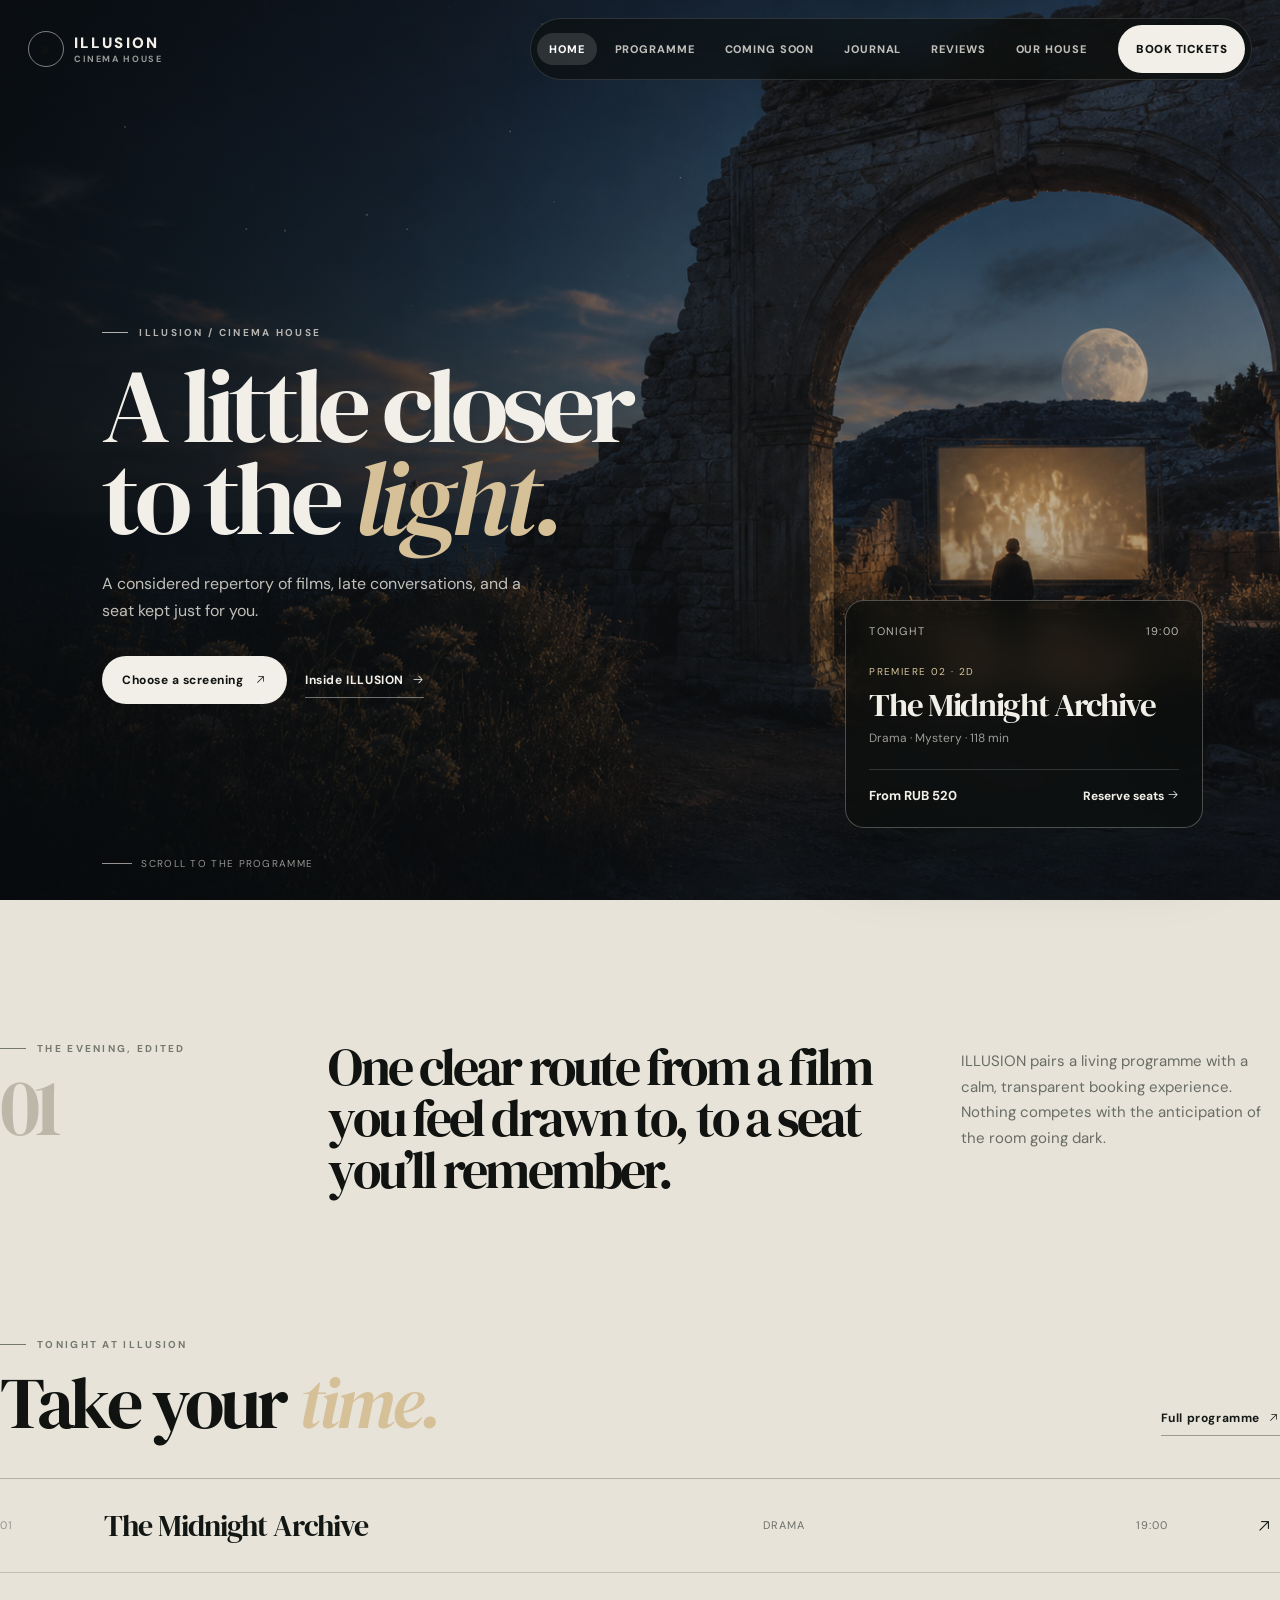
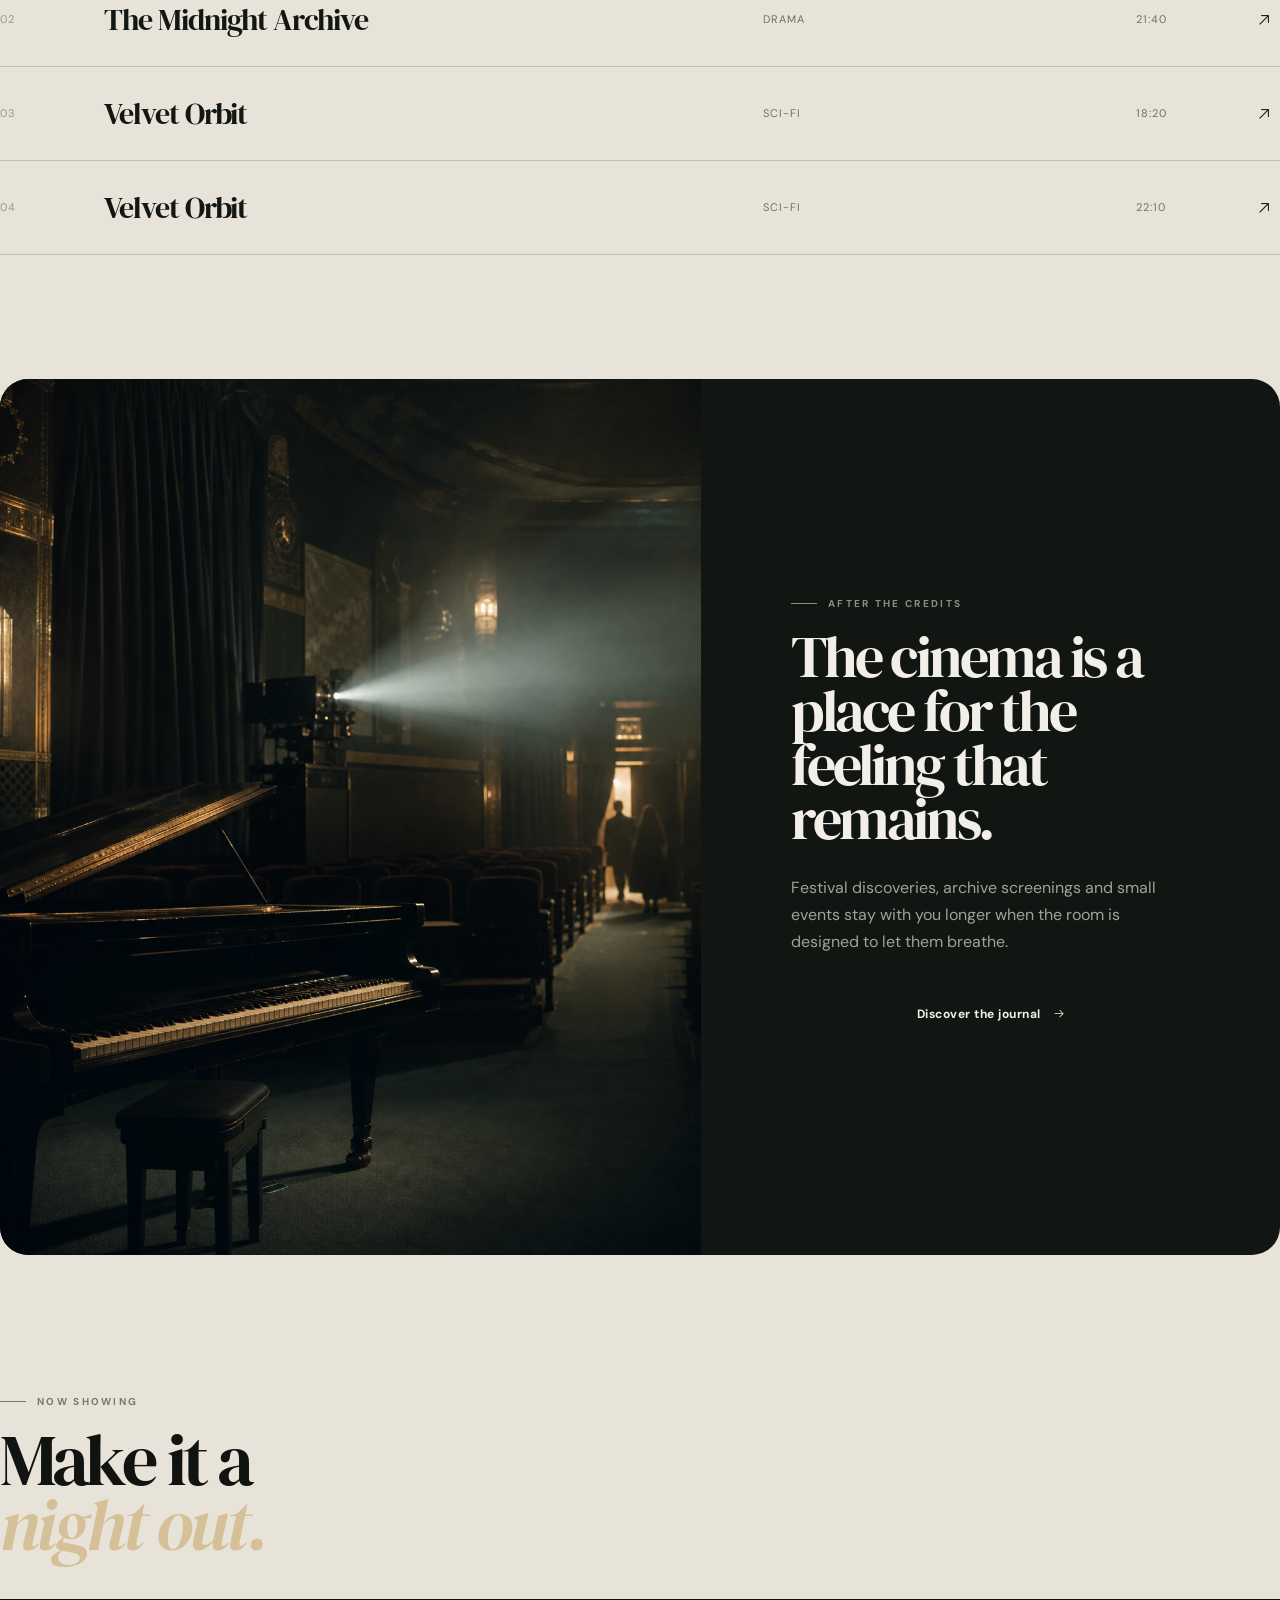
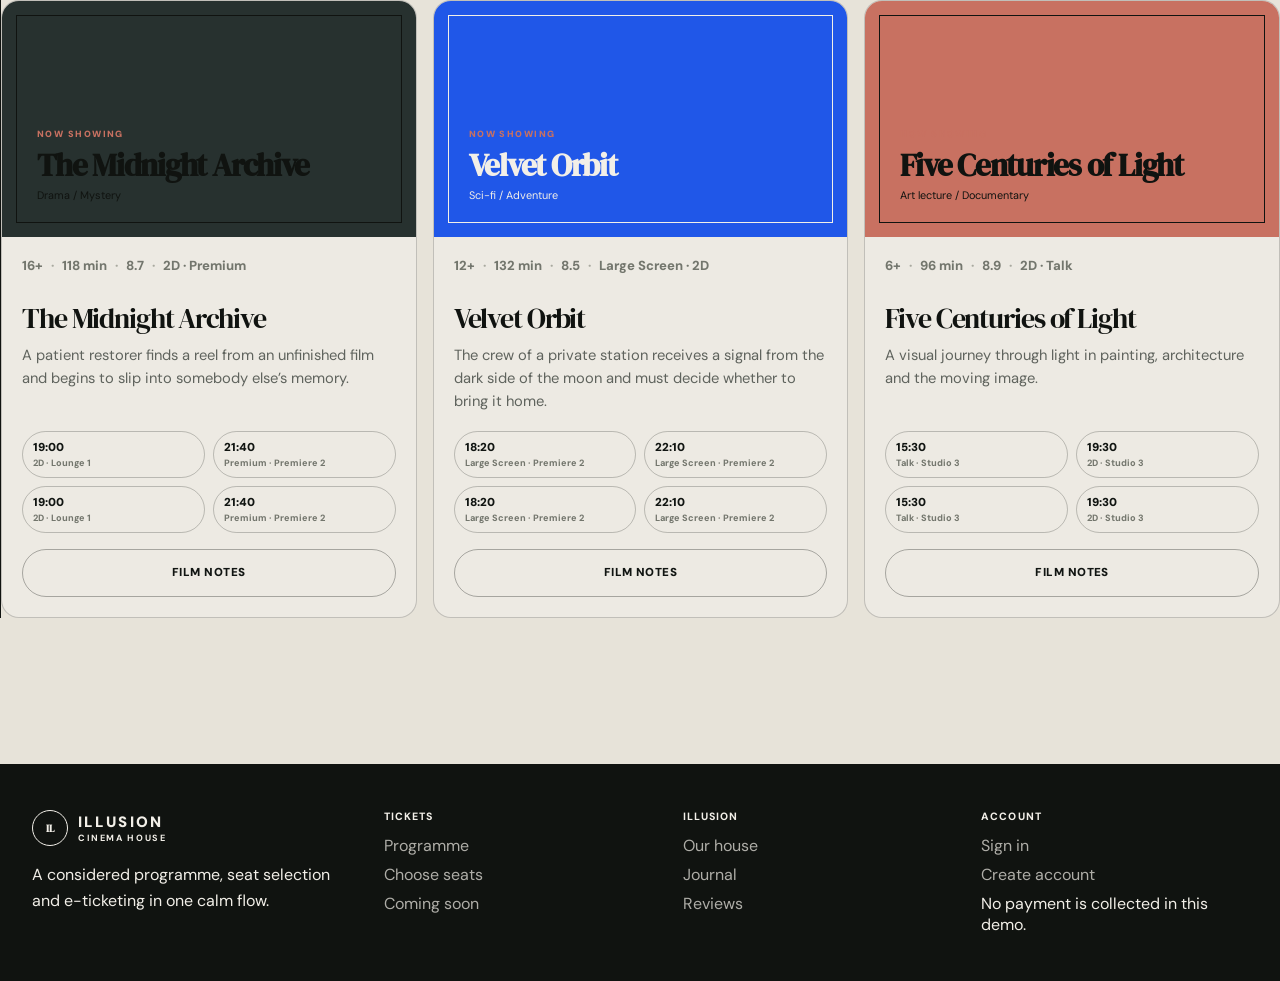
<file: index.html>
<!doctype html>
<html lang="en">
  <head>
    <meta charset="UTF-8" />
    <meta name="viewport" content="width=device-width, initial-scale=1.0" />
    <meta
      name="description"
      content="ILLUSION Cinema House — an intimate repertory programme, seat selection and e-tickets."
    />
    <title>ILLUSION Cinema House — Programme & Tickets</title>
    <link rel="preconnect" href="https://fonts.googleapis.com" />
    <link rel="preconnect" href="https://fonts.gstatic.com" crossorigin />
    <script type="module" crossorigin src="/assets/main-Bz06lZ84.js"></script>
    <link rel="stylesheet" crossorigin href="/assets/main-wm9fsPAM.css">
  </head>
  <body data-page="home">
    <div id="site-header"></div>
    <main id="app" tabindex="-1"></main>
    <div id="site-footer"></div>
    <div id="toast-root" aria-live="polite" aria-atomic="true"></div>
  </body>
</html>
</file>
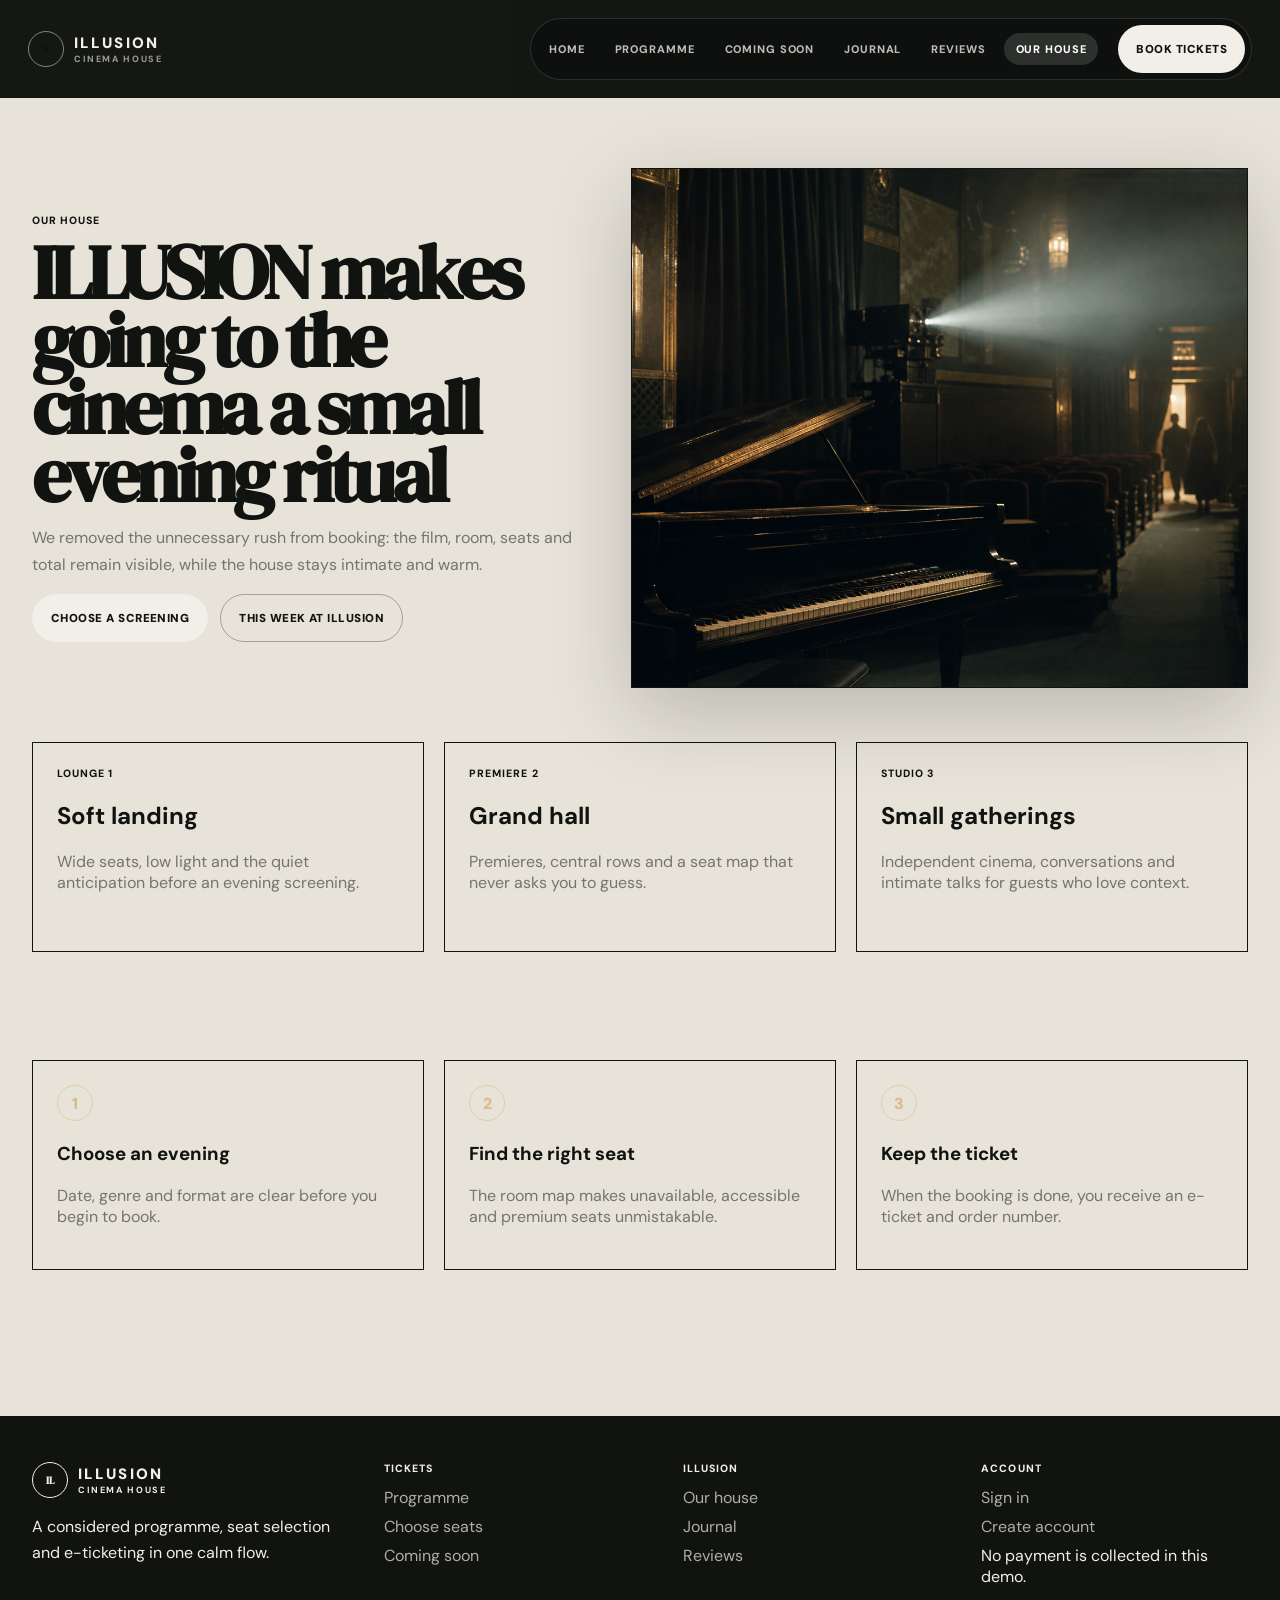
<file: about/index.html>
<!doctype html>
<html lang="en">
  <head>
    <meta charset="UTF-8" />
    <meta name="viewport" content="width=device-width, initial-scale=1.0" />
    <title>About — ILLUSION Cinema</title>
    <script type="module" crossorigin src="/assets/main-Bz06lZ84.js"></script>
    <link rel="stylesheet" crossorigin href="/assets/main-wm9fsPAM.css">
  </head>
  <body data-page="about">
    <div id="site-header"></div>
    <main id="app" tabindex="-1"></main>
    <div id="site-footer"></div>
    <div id="toast-root" aria-live="polite" aria-atomic="true"></div>
  </body>
</html>
</file>
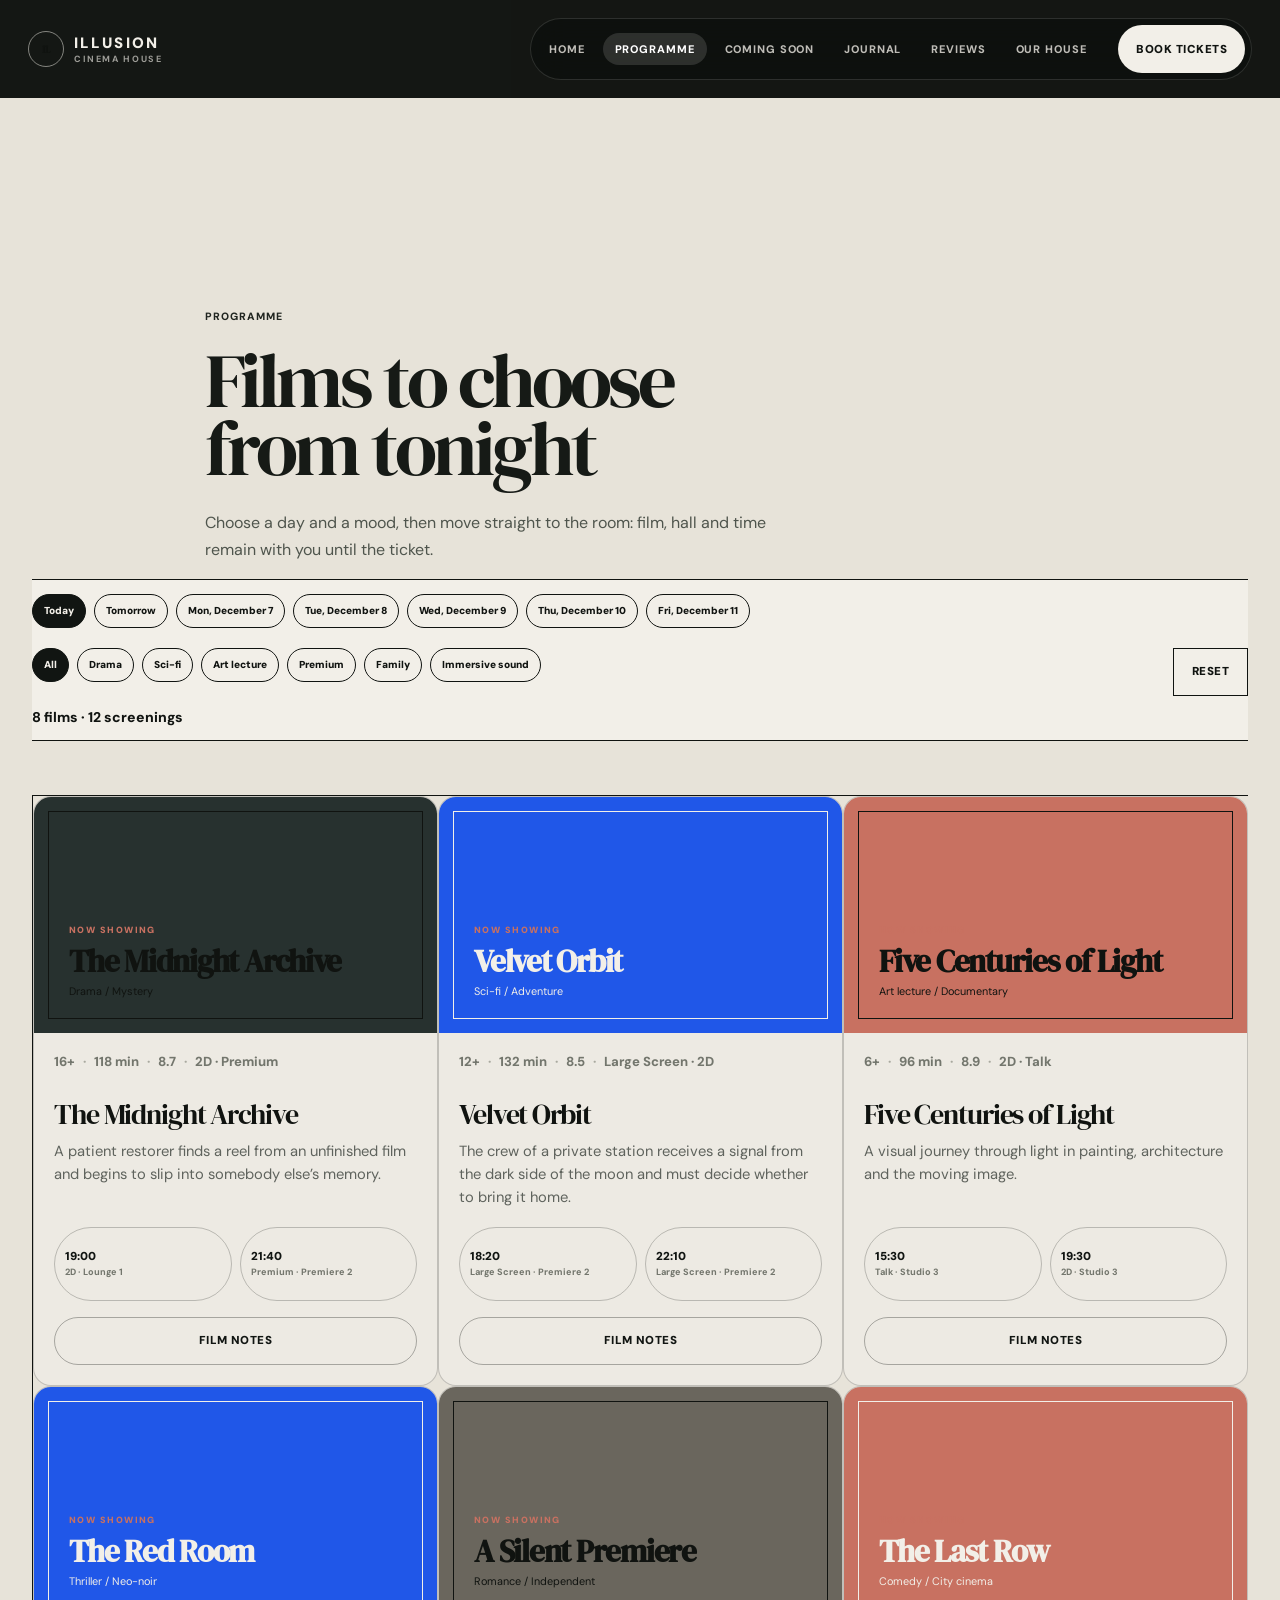
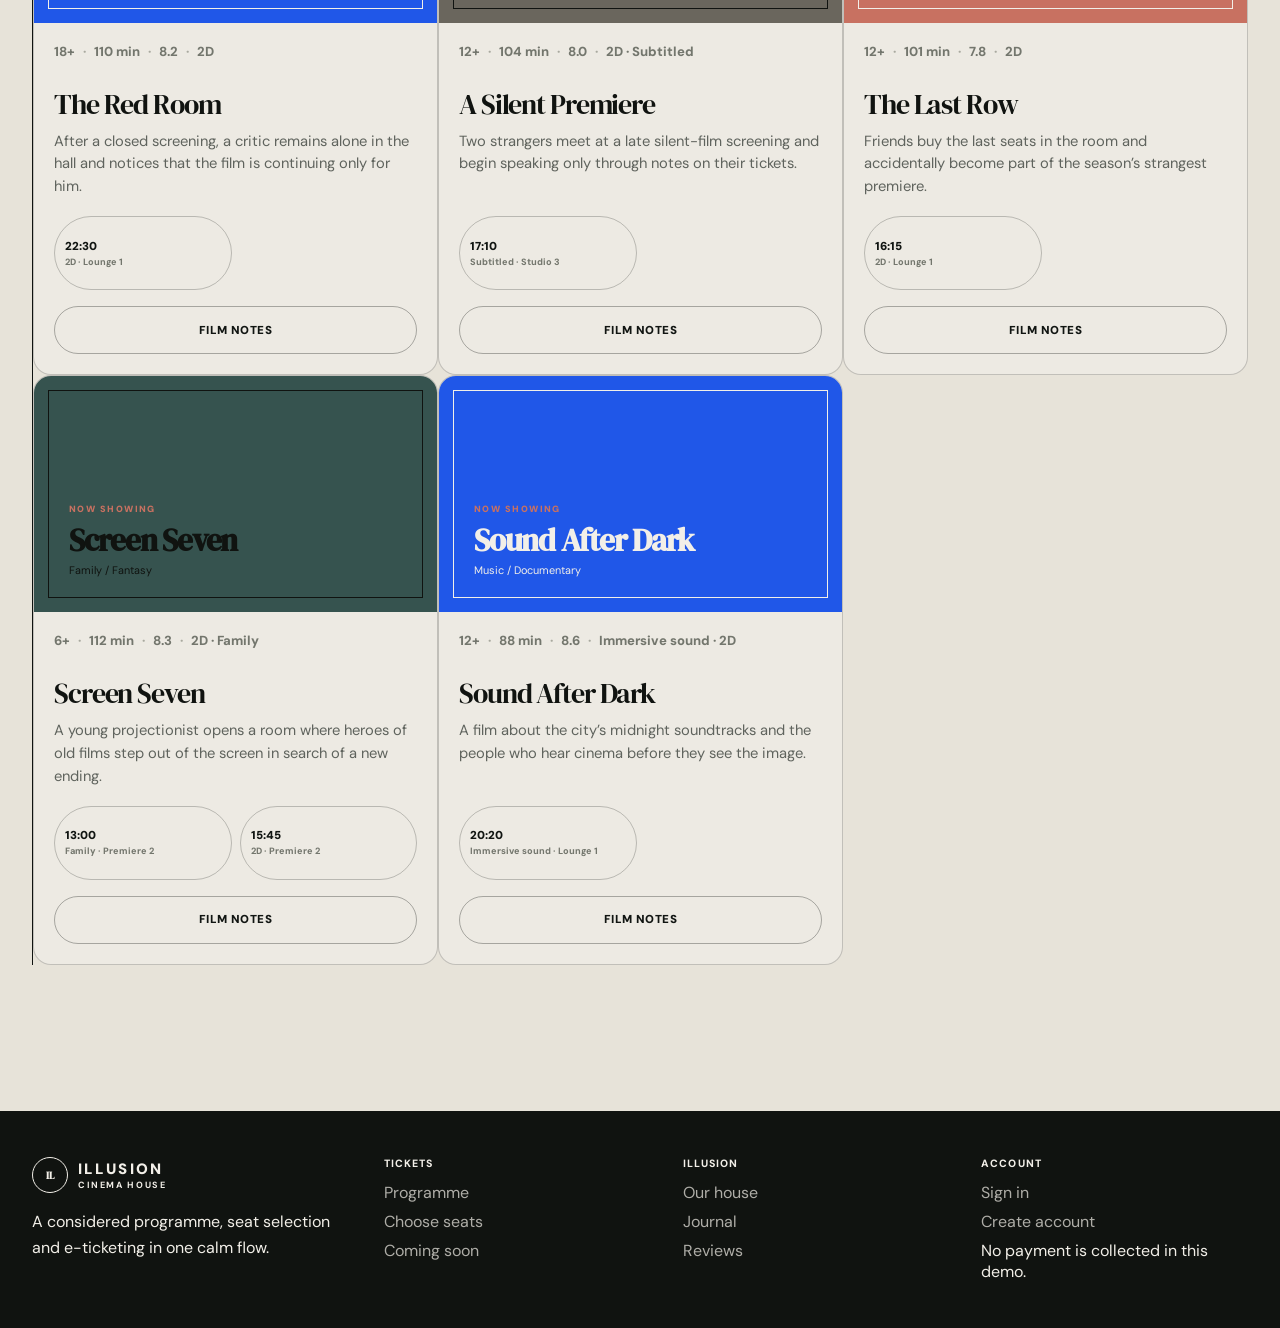
<file: afisha/index.html>
<!doctype html>
<html lang="en">
  <head>
    <meta charset="UTF-8" />
    <meta name="viewport" content="width=device-width, initial-scale=1.0" />
    <title>Programme — ILLUSION Cinema</title>
    <script type="module" crossorigin src="/assets/main-Bz06lZ84.js"></script>
    <link rel="stylesheet" crossorigin href="/assets/main-wm9fsPAM.css">
  </head>
  <body data-page="afisha">
    <div id="site-header"></div>
    <main id="app" tabindex="-1"></main>
    <div id="site-footer"></div>
    <div id="toast-root" aria-live="polite" aria-atomic="true"></div>
  </body>
</html>
</file>
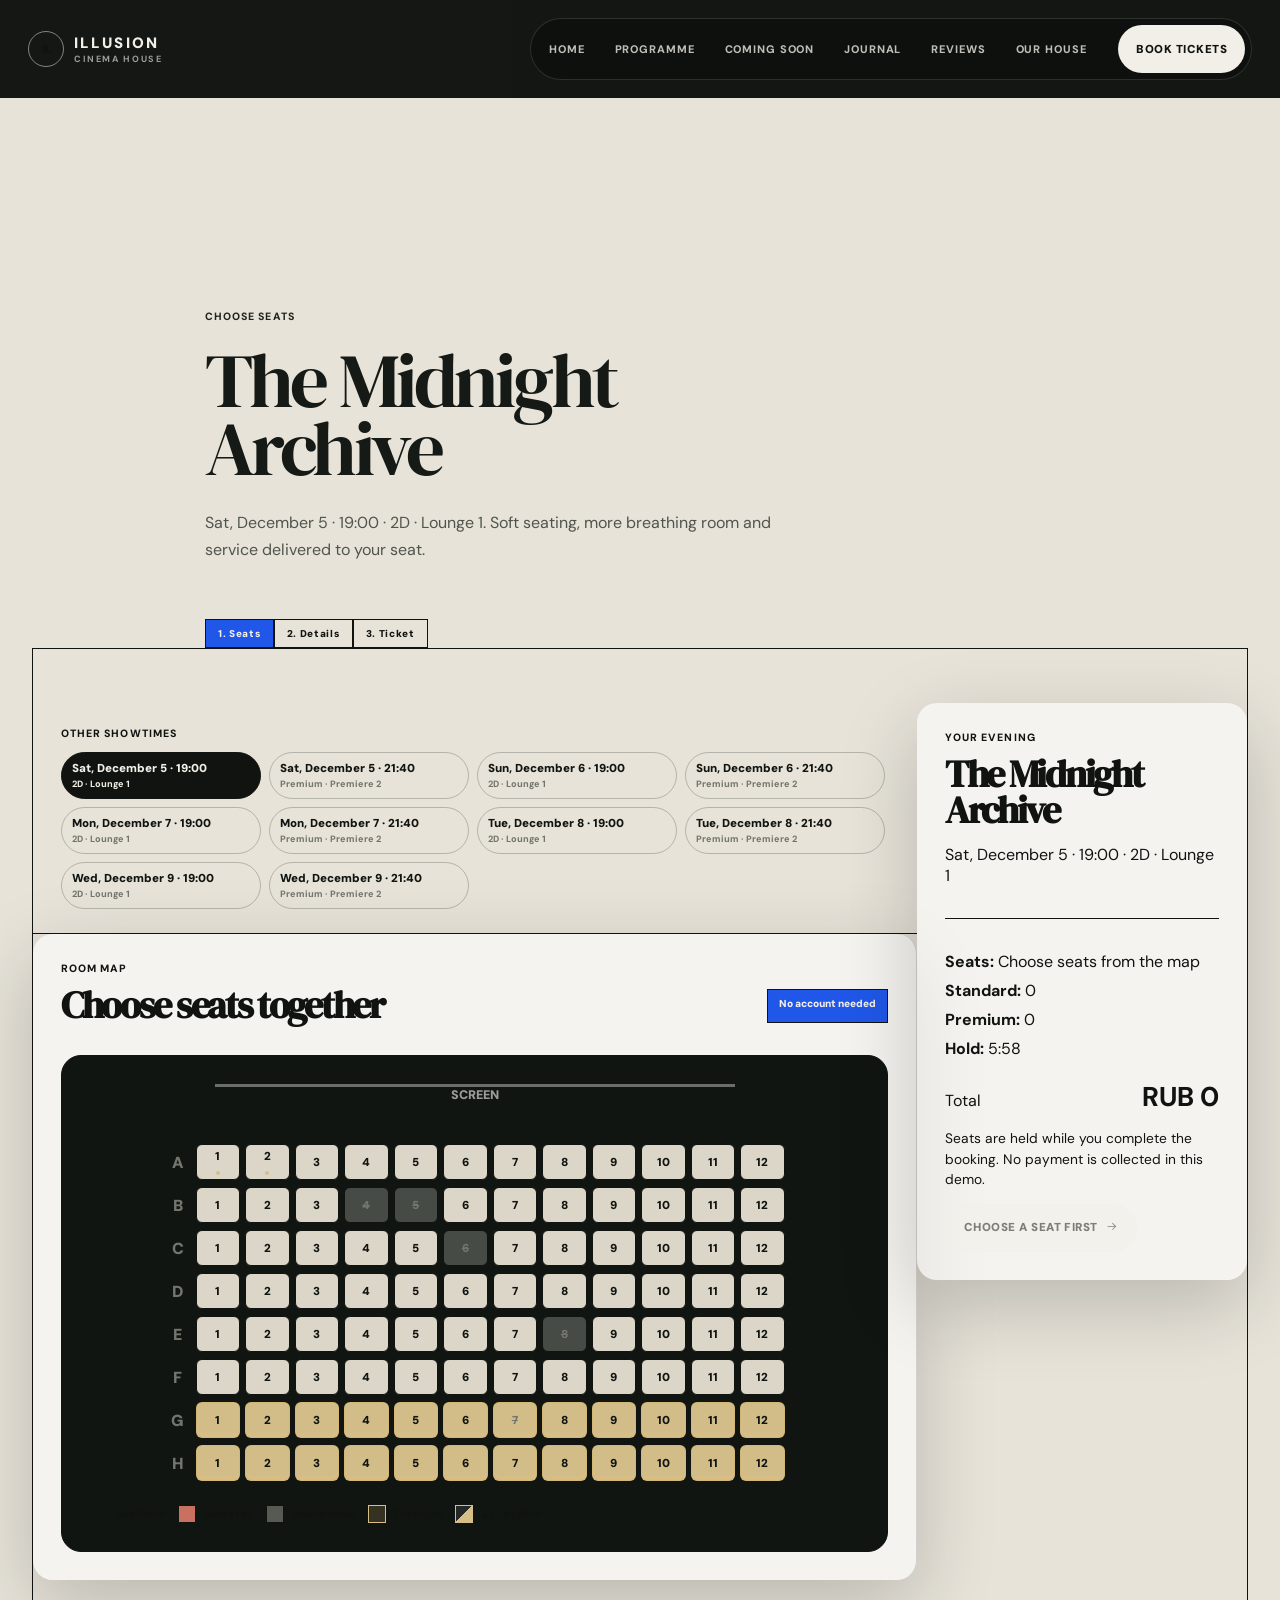
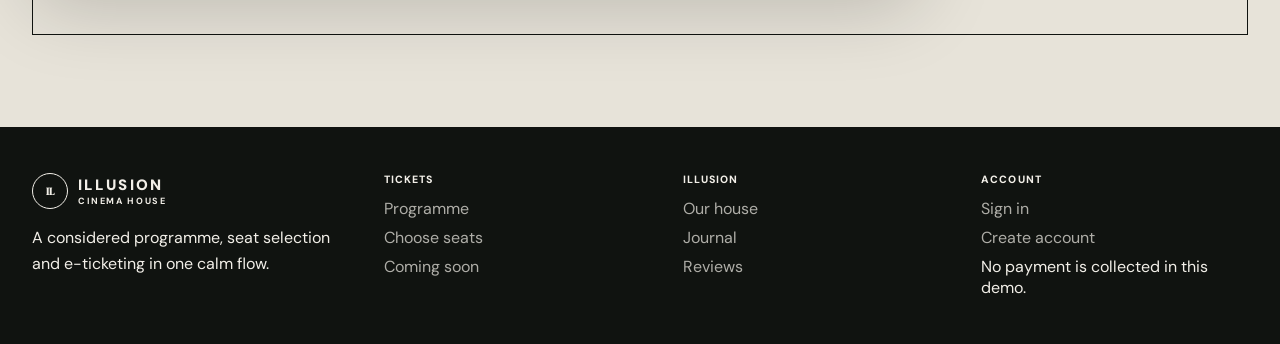
<file: booking/index.html>
<!doctype html>
<html lang="en">
  <head>
    <meta charset="UTF-8" />
    <meta name="viewport" content="width=device-width, initial-scale=1.0" />
    <title>Booking — ILLUSION Cinema</title>
    <script type="module" crossorigin src="/assets/main-Bz06lZ84.js"></script>
    <link rel="stylesheet" crossorigin href="/assets/main-wm9fsPAM.css">
  </head>
  <body data-page="booking">
    <div id="site-header"></div>
    <main id="app" tabindex="-1"></main>
    <div id="site-footer"></div>
    <div id="toast-root" aria-live="polite" aria-atomic="true"></div>
  </body>
</html>
</file>
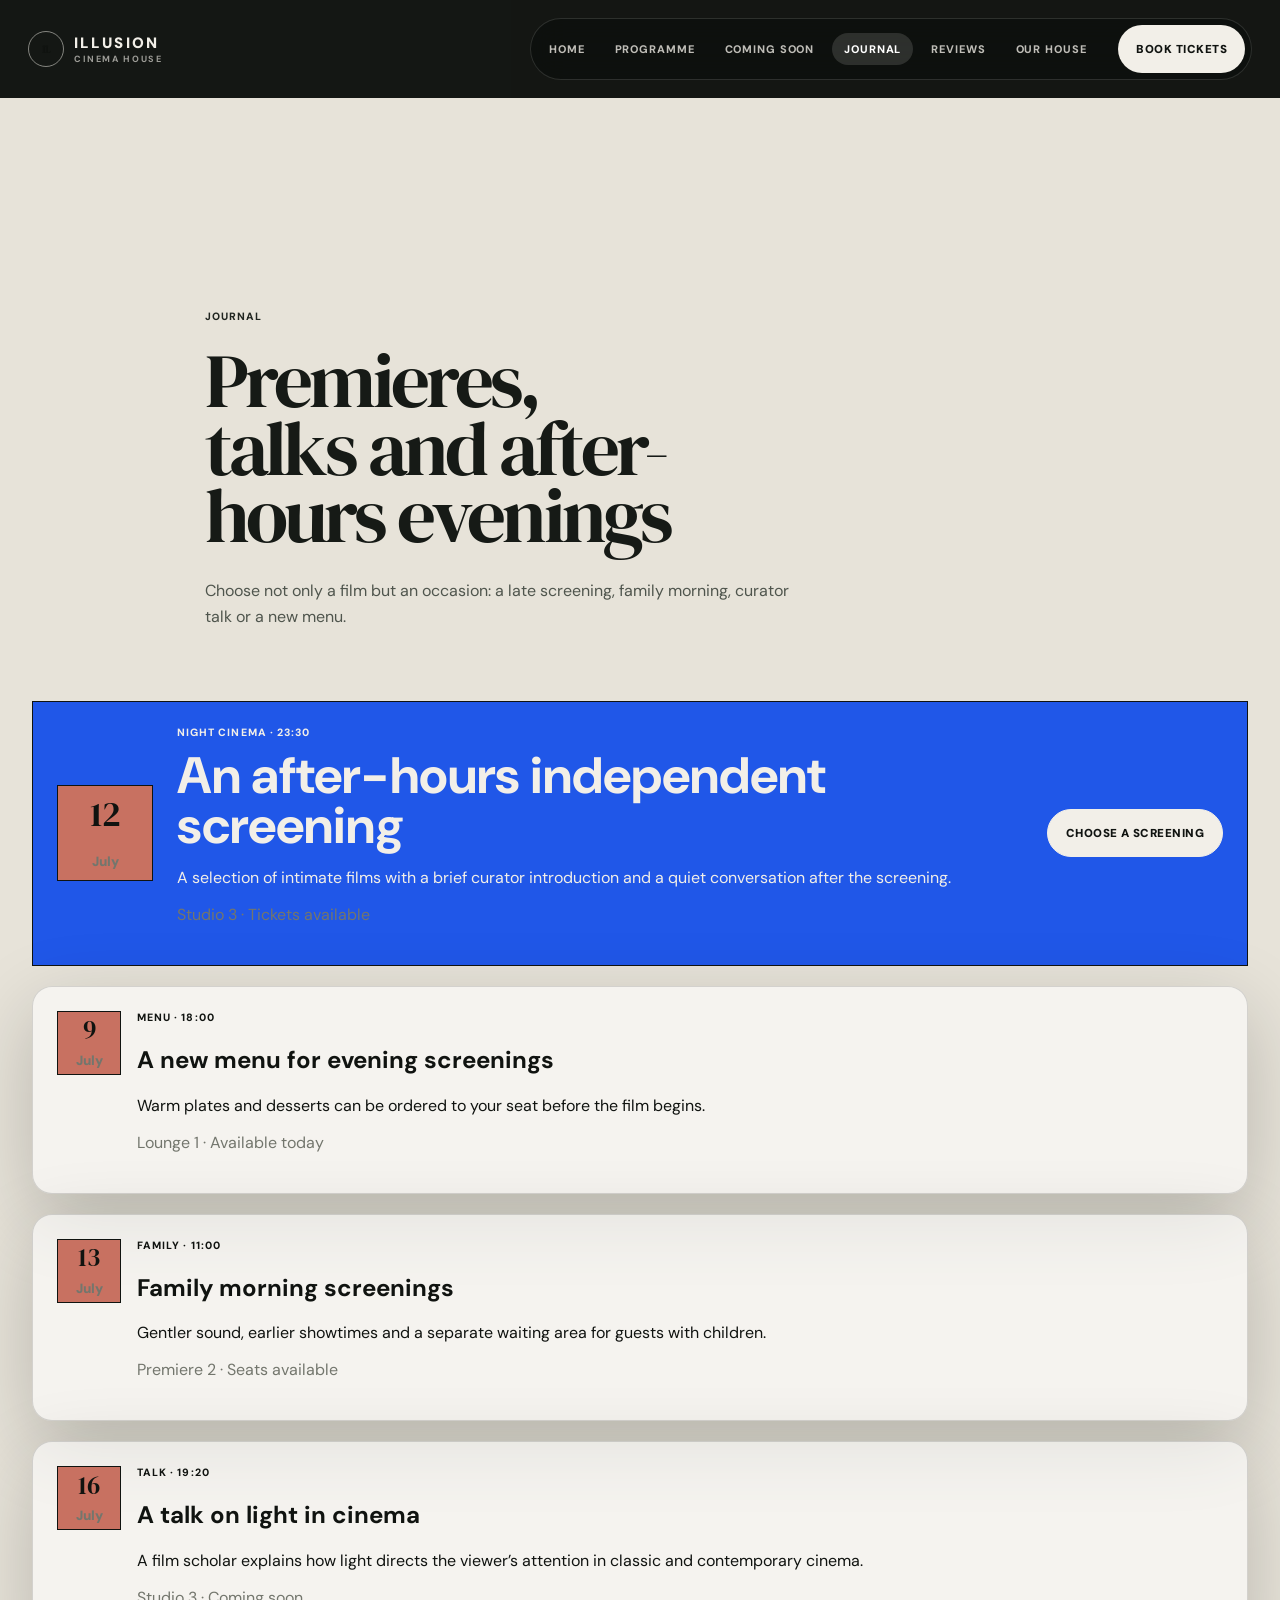
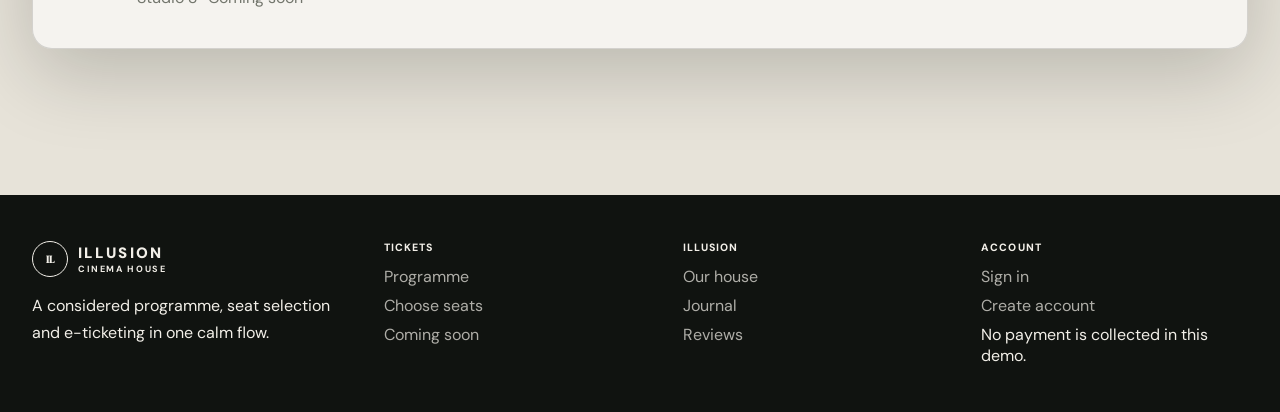
<file: news/index.html>
<!doctype html>
<html lang="en">
  <head>
    <meta charset="UTF-8" />
    <meta name="viewport" content="width=device-width, initial-scale=1.0" />
    <title>Journal — ILLUSION Cinema</title>
    <script type="module" crossorigin src="/assets/main-Bz06lZ84.js"></script>
    <link rel="stylesheet" crossorigin href="/assets/main-wm9fsPAM.css">
  </head>
  <body data-page="news">
    <div id="site-header"></div>
    <main id="app" tabindex="-1"></main>
    <div id="site-footer"></div>
    <div id="toast-root" aria-live="polite" aria-atomic="true"></div>
  </body>
</html>
</file>
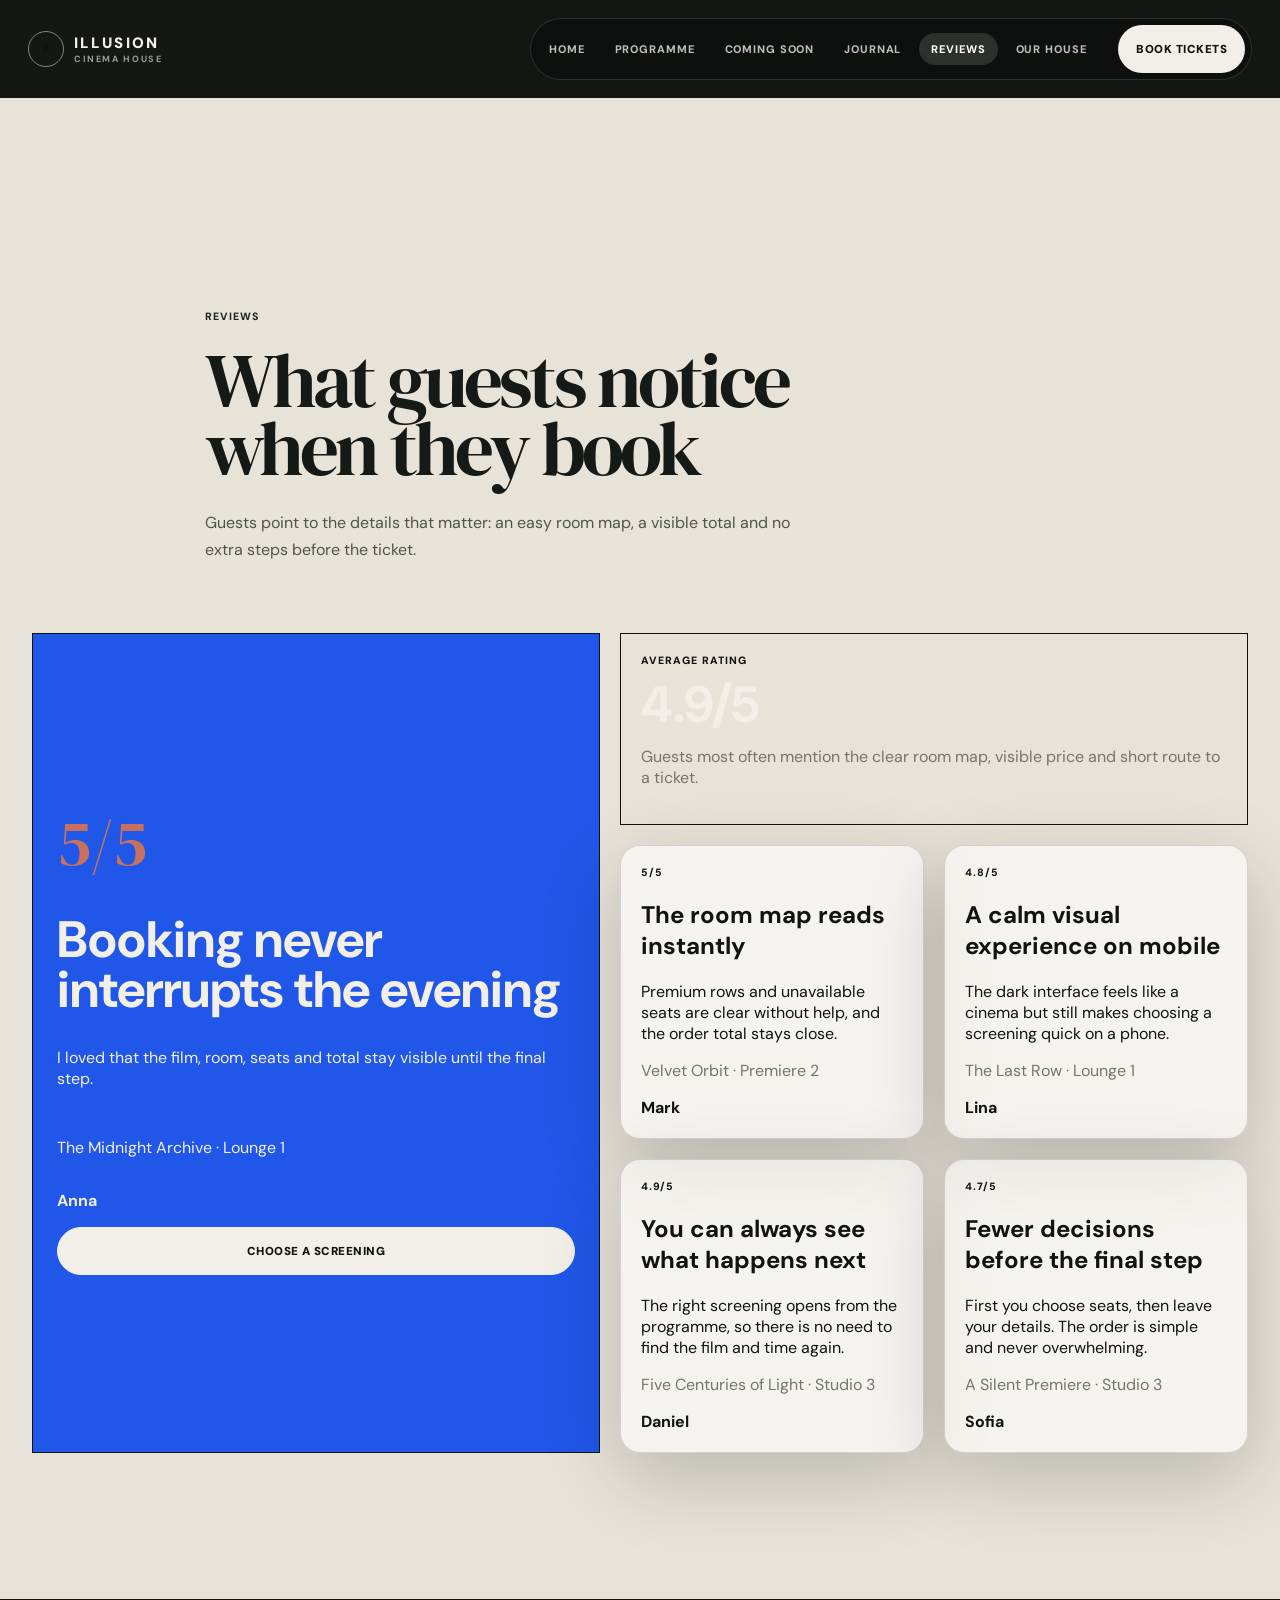
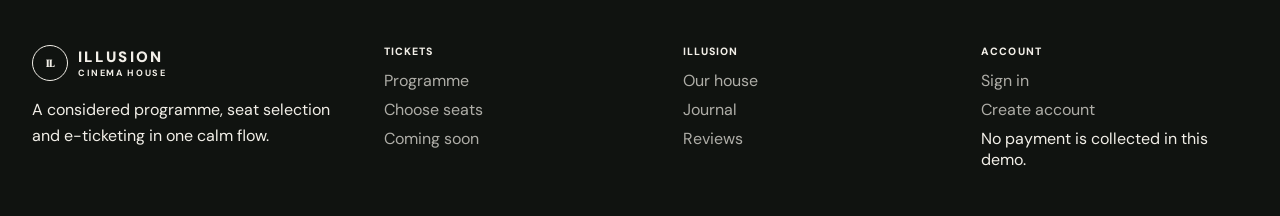
<file: reviews/index.html>
<!doctype html>
<html lang="en">
  <head>
    <meta charset="UTF-8" />
    <meta name="viewport" content="width=device-width, initial-scale=1.0" />
    <title>Reviews — ILLUSION Cinema</title>
    <script type="module" crossorigin src="/assets/main-Bz06lZ84.js"></script>
    <link rel="stylesheet" crossorigin href="/assets/main-wm9fsPAM.css">
  </head>
  <body data-page="reviews">
    <div id="site-header"></div>
    <main id="app" tabindex="-1"></main>
    <div id="site-footer"></div>
    <div id="toast-root" aria-live="polite" aria-atomic="true"></div>
  </body>
</html>
</file>
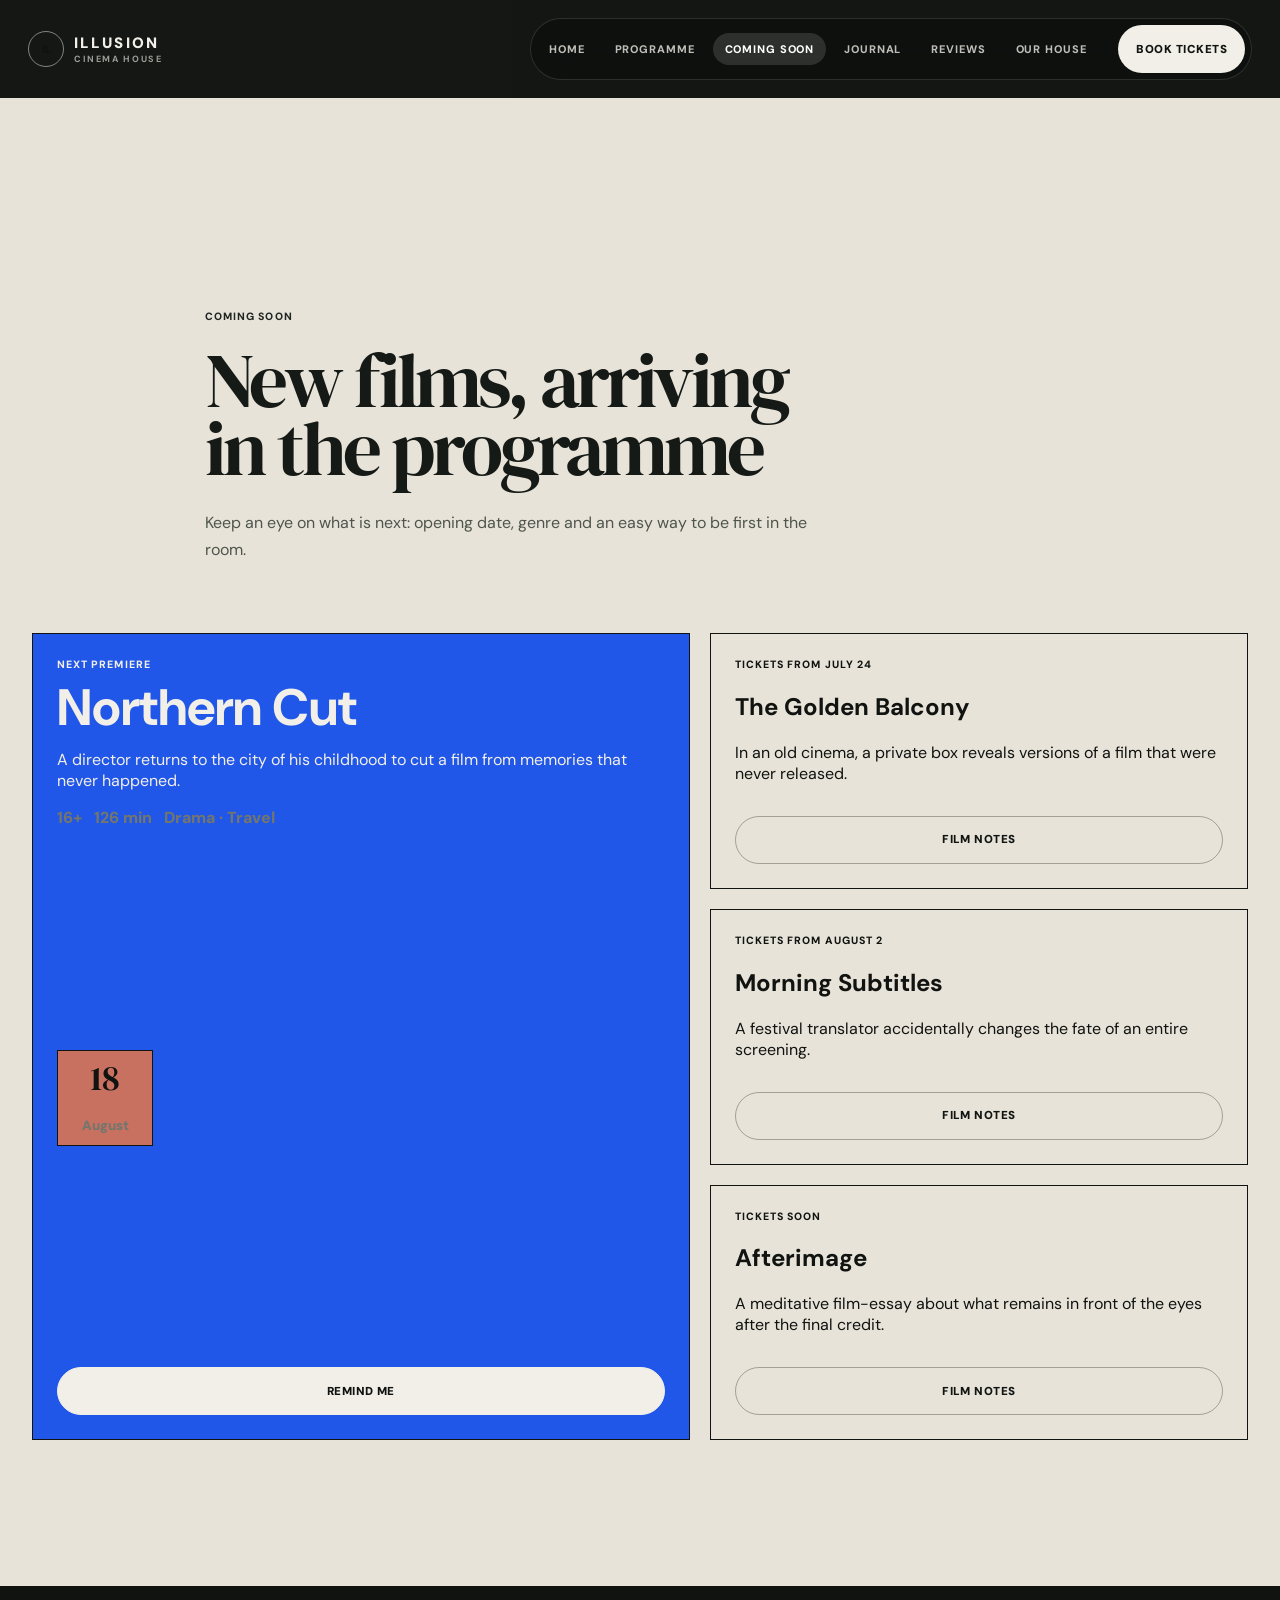
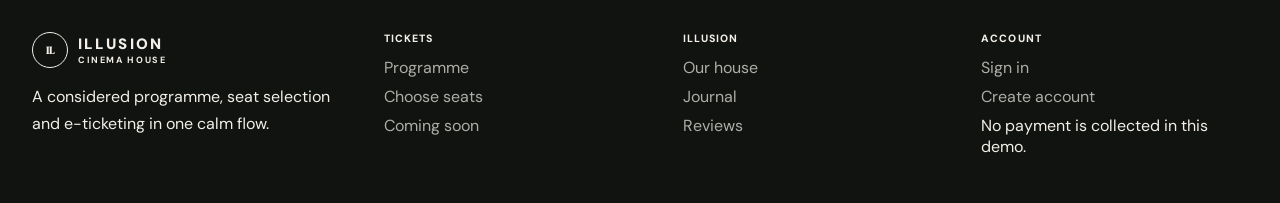
<file: soon/index.html>
<!doctype html>
<html lang="en">
  <head>
    <meta charset="UTF-8" />
    <meta name="viewport" content="width=device-width, initial-scale=1.0" />
    <title>Coming Soon — ILLUSION Cinema</title>
    <script type="module" crossorigin src="/assets/main-Bz06lZ84.js"></script>
    <link rel="stylesheet" crossorigin href="/assets/main-wm9fsPAM.css">
  </head>
  <body data-page="soon">
    <div id="site-header"></div>
    <main id="app" tabindex="-1"></main>
    <div id="site-footer"></div>
    <div id="toast-root" aria-live="polite" aria-atomic="true"></div>
  </body>
</html>
</file>
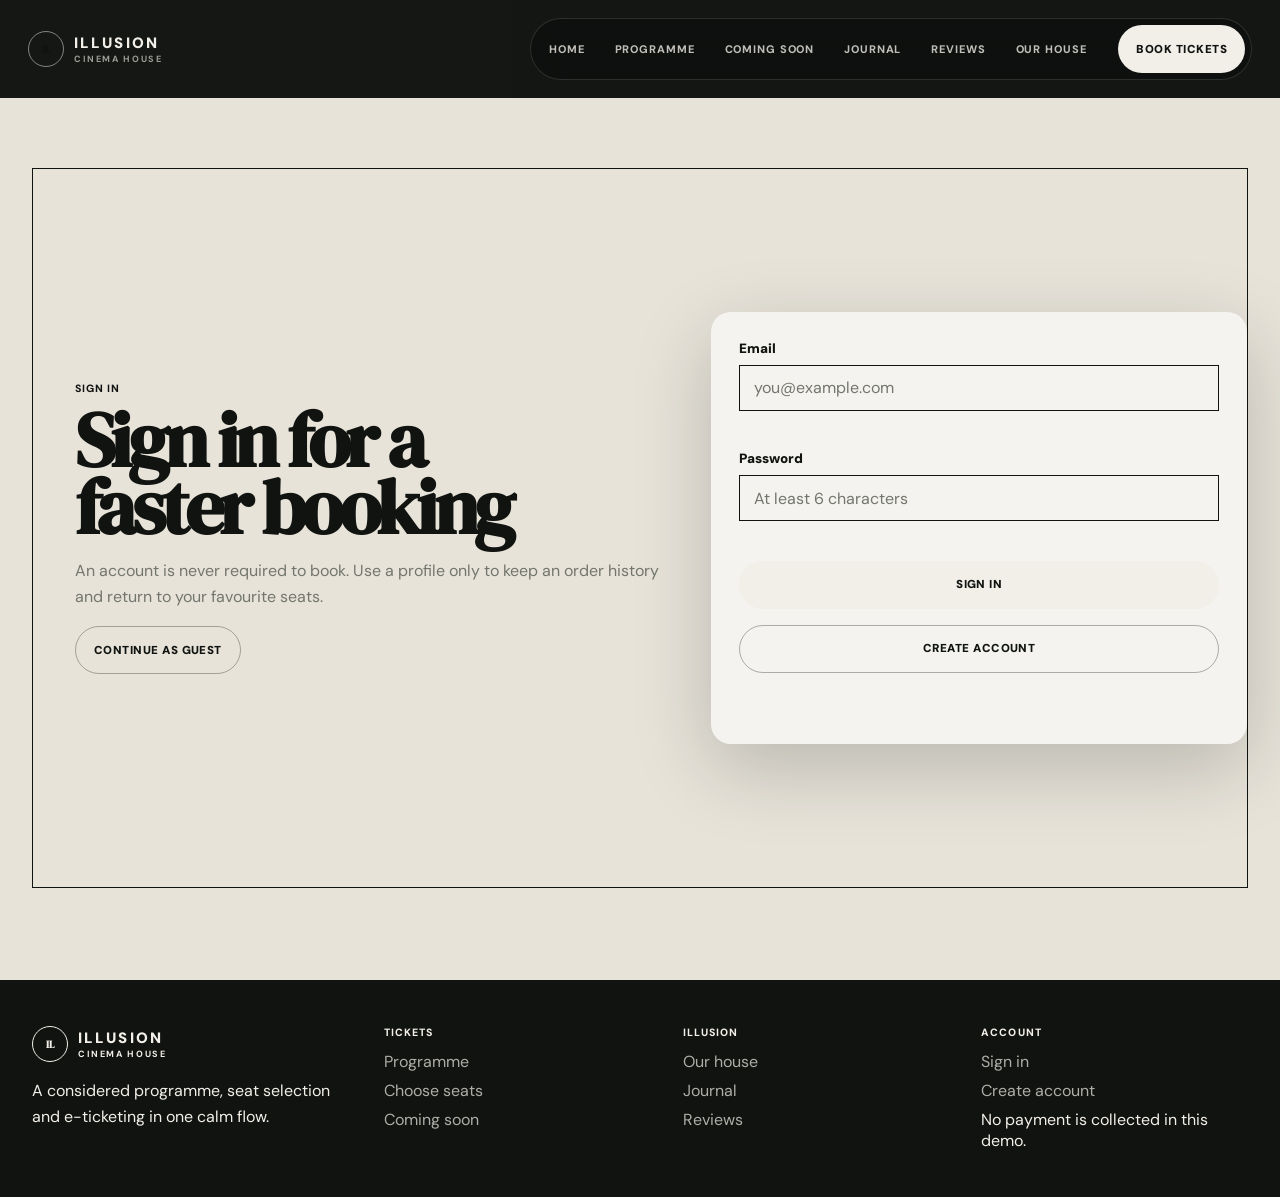
<file: auth/login/index.html>
<!doctype html>
<html lang="en">
  <head>
    <meta charset="UTF-8" />
    <meta name="viewport" content="width=device-width, initial-scale=1.0" />
    <title>Sign In — ILLUSION Cinema</title>
    <script type="module" crossorigin src="/assets/main-Bz06lZ84.js"></script>
    <link rel="stylesheet" crossorigin href="/assets/main-wm9fsPAM.css">
  </head>
  <body data-page="login">
    <div id="site-header"></div>
    <main id="app" tabindex="-1"></main>
    <div id="site-footer"></div>
    <div id="toast-root" aria-live="polite" aria-atomic="true"></div>
  </body>
</html>
</file>
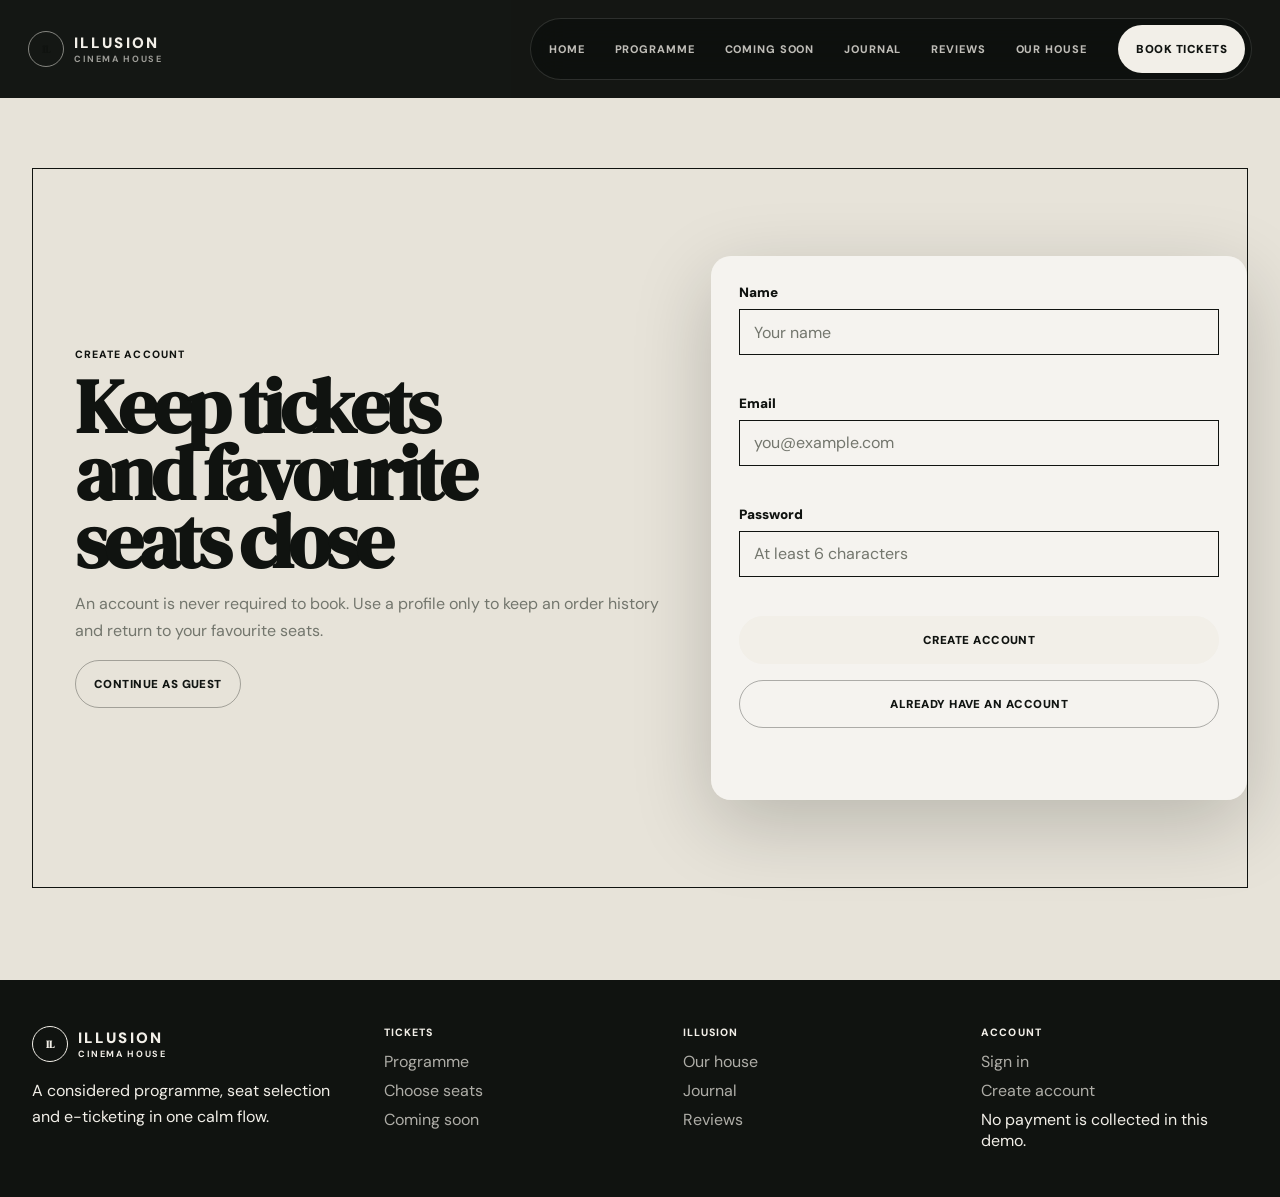
<file: auth/register/index.html>
<!doctype html>
<html lang="en">
  <head>
    <meta charset="UTF-8" />
    <meta name="viewport" content="width=device-width, initial-scale=1.0" />
    <title>Create Account — ILLUSION Cinema</title>
    <script type="module" crossorigin src="/assets/main-Bz06lZ84.js"></script>
    <link rel="stylesheet" crossorigin href="/assets/main-wm9fsPAM.css">
  </head>
  <body data-page="register">
    <div id="site-header"></div>
    <main id="app" tabindex="-1"></main>
    <div id="site-footer"></div>
    <div id="toast-root" aria-live="polite" aria-atomic="true"></div>
  </body>
</html>
</file>
<file: assets/main-wm9fsPAM.css>
@import "https://fonts.googleapis.com/css2?family=DM+Sans:opsz,wght@9..40,400;9..40,500;9..40,600;9..40,700&family=DM+Serif+Display:ital@0;1&display=swap";@font-face{font-family:Phosphor;src:url(/assets/Phosphor-DtdjzkpE.woff2)format("woff2"),url(/assets/Phosphor-BdqudwT5.woff)format("woff"),url(/assets/Phosphor-CDxgqcPu.ttf)format("truetype"),url(/assets/Phosphor-BXRFlF4V.svg#Phosphor)format("svg");font-weight:400;font-style:normal;font-display:block}.ph{speak:never;font-variant:normal;text-transform:none;letter-spacing:0;-webkit-font-feature-settings:"liga";-moz-font-feature-settings:"liga=1";-moz-font-feature-settings:"liga";-ms-font-feature-settings:"liga" 1;font-feature-settings:"liga";-webkit-font-variant-ligatures:discretionary-ligatures;font-variant-ligatures:discretionary-ligatures;-webkit-font-smoothing:antialiased;-moz-osx-font-smoothing:grayscale;font-style:normal;font-weight:400;line-height:1;font-family:Phosphor!important}.ph.ph-acorn:before{content:""}.ph.ph-address-book:before{content:""}.ph.ph-address-book-tabs:before{content:""}.ph.ph-air-traffic-control:before{content:""}.ph.ph-airplane:before{content:""}.ph.ph-airplane-in-flight:before{content:""}.ph.ph-airplane-landing:before{content:""}.ph.ph-airplane-takeoff:before{content:""}.ph.ph-airplane-taxiing:before{content:""}.ph.ph-airplane-tilt:before{content:""}.ph.ph-airplay:before{content:""}.ph.ph-alarm:before{content:""}.ph.ph-alien:before{content:""}.ph.ph-align-bottom:before{content:""}.ph.ph-align-bottom-simple:before{content:""}.ph.ph-align-center-horizontal:before{content:""}.ph.ph-align-center-horizontal-simple:before{content:""}.ph.ph-align-center-vertical:before{content:""}.ph.ph-align-center-vertical-simple:before{content:""}.ph.ph-align-left:before{content:""}.ph.ph-align-left-simple:before{content:""}.ph.ph-align-right:before{content:""}.ph.ph-align-right-simple:before{content:""}.ph.ph-align-top:before{content:""}.ph.ph-align-top-simple:before{content:""}.ph.ph-amazon-logo:before{content:""}.ph.ph-ambulance:before{content:""}.ph.ph-anchor:before{content:""}.ph.ph-anchor-simple:before{content:""}.ph.ph-android-logo:before{content:""}.ph.ph-angle:before{content:""}.ph.ph-angular-logo:before{content:""}.ph.ph-aperture:before{content:""}.ph.ph-app-store-logo:before{content:""}.ph.ph-app-window:before{content:""}.ph.ph-apple-logo:before{content:""}.ph.ph-apple-podcasts-logo:before{content:""}.ph.ph-approximate-equals:before{content:""}.ph.ph-archive:before{content:""}.ph.ph-armchair:before{content:""}.ph.ph-arrow-arc-left:before{content:""}.ph.ph-arrow-arc-right:before{content:""}.ph.ph-arrow-bend-double-up-left:before{content:""}.ph.ph-arrow-bend-double-up-right:before{content:""}.ph.ph-arrow-bend-down-left:before{content:""}.ph.ph-arrow-bend-down-right:before{content:""}.ph.ph-arrow-bend-left-down:before{content:""}.ph.ph-arrow-bend-left-up:before{content:""}.ph.ph-arrow-bend-right-down:before{content:""}.ph.ph-arrow-bend-right-up:before{content:""}.ph.ph-arrow-bend-up-left:before{content:""}.ph.ph-arrow-bend-up-right:before{content:""}.ph.ph-arrow-circle-down:before{content:""}.ph.ph-arrow-circle-down-left:before{content:""}.ph.ph-arrow-circle-down-right:before{content:""}.ph.ph-arrow-circle-left:before{content:""}.ph.ph-arrow-circle-right:before{content:""}.ph.ph-arrow-circle-up:before{content:""}.ph.ph-arrow-circle-up-left:before{content:""}.ph.ph-arrow-circle-up-right:before{content:""}.ph.ph-arrow-clockwise:before{content:""}.ph.ph-arrow-counter-clockwise:before{content:""}.ph.ph-arrow-down:before{content:""}.ph.ph-arrow-down-left:before{content:""}.ph.ph-arrow-down-right:before{content:""}.ph.ph-arrow-elbow-down-left:before{content:""}.ph.ph-arrow-elbow-down-right:before{content:""}.ph.ph-arrow-elbow-left:before{content:""}.ph.ph-arrow-elbow-left-down:before{content:""}.ph.ph-arrow-elbow-left-up:before{content:""}.ph.ph-arrow-elbow-right:before{content:""}.ph.ph-arrow-elbow-right-down:before{content:""}.ph.ph-arrow-elbow-right-up:before{content:""}.ph.ph-arrow-elbow-up-left:before{content:""}.ph.ph-arrow-elbow-up-right:before{content:""}.ph.ph-arrow-fat-down:before{content:""}.ph.ph-arrow-fat-left:before{content:""}.ph.ph-arrow-fat-line-down:before{content:""}.ph.ph-arrow-fat-line-left:before{content:""}.ph.ph-arrow-fat-line-right:before{content:""}.ph.ph-arrow-fat-line-up:before{content:""}.ph.ph-arrow-fat-lines-down:before{content:""}.ph.ph-arrow-fat-lines-left:before{content:""}.ph.ph-arrow-fat-lines-right:before{content:""}.ph.ph-arrow-fat-lines-up:before{content:""}.ph.ph-arrow-fat-right:before{content:""}.ph.ph-arrow-fat-up:before{content:""}.ph.ph-arrow-left:before{content:""}.ph.ph-arrow-line-down:before{content:""}.ph.ph-arrow-line-down-left:before{content:""}.ph.ph-arrow-line-down-right:before{content:""}.ph.ph-arrow-line-left:before{content:""}.ph.ph-arrow-line-right:before{content:""}.ph.ph-arrow-line-up:before{content:""}.ph.ph-arrow-line-up-left:before{content:""}.ph.ph-arrow-line-up-right:before{content:""}.ph.ph-arrow-right:before{content:""}.ph.ph-arrow-square-down:before{content:""}.ph.ph-arrow-square-down-left:before{content:""}.ph.ph-arrow-square-down-right:before{content:""}.ph.ph-arrow-square-in:before{content:""}.ph.ph-arrow-square-left:before{content:""}.ph.ph-arrow-square-out:before{content:""}.ph.ph-arrow-square-right:before{content:""}.ph.ph-arrow-square-up:before{content:""}.ph.ph-arrow-square-up-left:before{content:""}.ph.ph-arrow-square-up-right:before{content:""}.ph.ph-arrow-u-down-left:before{content:""}.ph.ph-arrow-u-down-right:before{content:""}.ph.ph-arrow-u-left-down:before{content:""}.ph.ph-arrow-u-left-up:before{content:""}.ph.ph-arrow-u-right-down:before{content:""}.ph.ph-arrow-u-right-up:before{content:""}.ph.ph-arrow-u-up-left:before{content:""}.ph.ph-arrow-u-up-right:before{content:""}.ph.ph-arrow-up:before{content:""}.ph.ph-arrow-up-left:before{content:""}.ph.ph-arrow-up-right:before{content:""}.ph.ph-arrows-clockwise:before{content:""}.ph.ph-arrows-counter-clockwise:before{content:""}.ph.ph-arrows-down-up:before{content:""}.ph.ph-arrows-horizontal:before{content:""}.ph.ph-arrows-in:before{content:""}.ph.ph-arrows-in-cardinal:before{content:""}.ph.ph-arrows-in-line-horizontal:before{content:""}.ph.ph-arrows-in-line-vertical:before{content:""}.ph.ph-arrows-in-simple:before{content:""}.ph.ph-arrows-left-right:before{content:""}.ph.ph-arrows-merge:before{content:""}.ph.ph-arrows-out:before{content:""}.ph.ph-arrows-out-cardinal:before{content:""}.ph.ph-arrows-out-line-horizontal:before{content:""}.ph.ph-arrows-out-line-vertical:before{content:""}.ph.ph-arrows-out-simple:before{content:""}.ph.ph-arrows-split:before{content:""}.ph.ph-arrows-vertical:before{content:""}.ph.ph-article:before{content:""}.ph.ph-article-medium:before{content:""}.ph.ph-article-ny-times:before{content:""}.ph.ph-asclepius:before,.ph.ph-caduceus:before{content:""}.ph.ph-asterisk:before{content:""}.ph.ph-asterisk-simple:before{content:""}.ph.ph-at:before{content:""}.ph.ph-atom:before{content:""}.ph.ph-avocado:before{content:""}.ph.ph-axe:before{content:""}.ph.ph-baby:before{content:""}.ph.ph-baby-carriage:before{content:""}.ph.ph-backpack:before{content:""}.ph.ph-backspace:before{content:""}.ph.ph-bag:before{content:""}.ph.ph-bag-simple:before{content:""}.ph.ph-balloon:before{content:""}.ph.ph-bandaids:before{content:""}.ph.ph-bank:before{content:""}.ph.ph-barbell:before{content:""}.ph.ph-barcode:before{content:""}.ph.ph-barn:before{content:""}.ph.ph-barricade:before{content:""}.ph.ph-baseball:before{content:""}.ph.ph-baseball-cap:before{content:""}.ph.ph-baseball-helmet:before{content:""}.ph.ph-basket:before{content:""}.ph.ph-basketball:before{content:""}.ph.ph-bathtub:before{content:""}.ph.ph-battery-charging:before{content:""}.ph.ph-battery-charging-vertical:before{content:""}.ph.ph-battery-empty:before{content:""}.ph.ph-battery-full:before{content:""}.ph.ph-battery-high:before{content:""}.ph.ph-battery-low:before{content:""}.ph.ph-battery-medium:before{content:""}.ph.ph-battery-plus:before{content:""}.ph.ph-battery-plus-vertical:before{content:""}.ph.ph-battery-vertical-empty:before{content:""}.ph.ph-battery-vertical-full:before{content:""}.ph.ph-battery-vertical-high:before{content:""}.ph.ph-battery-vertical-low:before{content:""}.ph.ph-battery-vertical-medium:before{content:""}.ph.ph-battery-warning:before{content:""}.ph.ph-battery-warning-vertical:before{content:""}.ph.ph-beach-ball:before{content:""}.ph.ph-beanie:before{content:""}.ph.ph-bed:before{content:""}.ph.ph-beer-bottle:before{content:""}.ph.ph-beer-stein:before{content:""}.ph.ph-behance-logo:before{content:""}.ph.ph-bell:before{content:""}.ph.ph-bell-ringing:before{content:""}.ph.ph-bell-simple:before{content:""}.ph.ph-bell-simple-ringing:before{content:""}.ph.ph-bell-simple-slash:before{content:""}.ph.ph-bell-simple-z:before{content:""}.ph.ph-bell-slash:before{content:""}.ph.ph-bell-z:before{content:""}.ph.ph-belt:before{content:""}.ph.ph-bezier-curve:before{content:""}.ph.ph-bicycle:before{content:""}.ph.ph-binary:before{content:""}.ph.ph-binoculars:before{content:""}.ph.ph-biohazard:before{content:""}.ph.ph-bird:before{content:""}.ph.ph-blueprint:before{content:""}.ph.ph-bluetooth:before{content:""}.ph.ph-bluetooth-connected:before{content:""}.ph.ph-bluetooth-slash:before{content:""}.ph.ph-bluetooth-x:before{content:""}.ph.ph-boat:before{content:""}.ph.ph-bomb:before{content:""}.ph.ph-bone:before{content:""}.ph.ph-book:before{content:""}.ph.ph-book-bookmark:before{content:""}.ph.ph-book-open:before{content:""}.ph.ph-book-open-text:before{content:""}.ph.ph-book-open-user:before{content:""}.ph.ph-bookmark:before{content:""}.ph.ph-bookmark-simple:before{content:""}.ph.ph-bookmarks:before{content:""}.ph.ph-bookmarks-simple:before{content:""}.ph.ph-books:before{content:""}.ph.ph-boot:before{content:""}.ph.ph-boules:before{content:""}.ph.ph-bounding-box:before{content:""}.ph.ph-bowl-food:before{content:""}.ph.ph-bowl-steam:before{content:""}.ph.ph-bowling-ball:before{content:""}.ph.ph-box-arrow-down:before,.ph.ph-archive-box:before{content:""}.ph.ph-box-arrow-up:before{content:""}.ph.ph-boxing-glove:before{content:""}.ph.ph-brackets-angle:before{content:""}.ph.ph-brackets-curly:before{content:""}.ph.ph-brackets-round:before{content:""}.ph.ph-brackets-square:before{content:""}.ph.ph-brain:before{content:""}.ph.ph-brandy:before{content:""}.ph.ph-bread:before{content:""}.ph.ph-bridge:before{content:""}.ph.ph-briefcase:before{content:""}.ph.ph-briefcase-metal:before{content:""}.ph.ph-broadcast:before{content:""}.ph.ph-broom:before{content:""}.ph.ph-browser:before{content:""}.ph.ph-browsers:before{content:""}.ph.ph-bug:before{content:""}.ph.ph-bug-beetle:before{content:""}.ph.ph-bug-droid:before{content:""}.ph.ph-building:before{content:""}.ph.ph-building-apartment:before{content:""}.ph.ph-building-office:before{content:""}.ph.ph-buildings:before{content:""}.ph.ph-bulldozer:before{content:""}.ph.ph-bus:before{content:""}.ph.ph-butterfly:before{content:""}.ph.ph-cable-car:before{content:""}.ph.ph-cactus:before{content:""}.ph.ph-cake:before{content:""}.ph.ph-calculator:before{content:""}.ph.ph-calendar:before{content:""}.ph.ph-calendar-blank:before{content:""}.ph.ph-calendar-check:before{content:""}.ph.ph-calendar-dot:before{content:""}.ph.ph-calendar-dots:before{content:""}.ph.ph-calendar-heart:before{content:""}.ph.ph-calendar-minus:before{content:""}.ph.ph-calendar-plus:before{content:""}.ph.ph-calendar-slash:before{content:""}.ph.ph-calendar-star:before{content:""}.ph.ph-calendar-x:before{content:""}.ph.ph-call-bell:before{content:""}.ph.ph-camera:before{content:""}.ph.ph-camera-plus:before{content:""}.ph.ph-camera-rotate:before{content:""}.ph.ph-camera-slash:before{content:""}.ph.ph-campfire:before{content:""}.ph.ph-car:before{content:""}.ph.ph-car-battery:before{content:""}.ph.ph-car-profile:before{content:""}.ph.ph-car-simple:before{content:""}.ph.ph-cardholder:before{content:""}.ph.ph-cards:before{content:""}.ph.ph-cards-three:before{content:""}.ph.ph-caret-circle-double-down:before{content:""}.ph.ph-caret-circle-double-left:before{content:""}.ph.ph-caret-circle-double-right:before{content:""}.ph.ph-caret-circle-double-up:before{content:""}.ph.ph-caret-circle-down:before{content:""}.ph.ph-caret-circle-left:before{content:""}.ph.ph-caret-circle-right:before{content:""}.ph.ph-caret-circle-up:before{content:""}.ph.ph-caret-circle-up-down:before{content:""}.ph.ph-caret-double-down:before{content:""}.ph.ph-caret-double-left:before{content:""}.ph.ph-caret-double-right:before{content:""}.ph.ph-caret-double-up:before{content:""}.ph.ph-caret-down:before{content:""}.ph.ph-caret-left:before{content:""}.ph.ph-caret-line-down:before{content:""}.ph.ph-caret-line-left:before{content:""}.ph.ph-caret-line-right:before{content:""}.ph.ph-caret-line-up:before{content:""}.ph.ph-caret-right:before{content:""}.ph.ph-caret-up:before{content:""}.ph.ph-caret-up-down:before{content:""}.ph.ph-carrot:before{content:""}.ph.ph-cash-register:before{content:""}.ph.ph-cassette-tape:before{content:""}.ph.ph-castle-turret:before{content:""}.ph.ph-cat:before{content:""}.ph.ph-cell-signal-full:before{content:""}.ph.ph-cell-signal-high:before{content:""}.ph.ph-cell-signal-low:before{content:""}.ph.ph-cell-signal-medium:before{content:""}.ph.ph-cell-signal-none:before{content:""}.ph.ph-cell-signal-slash:before{content:""}.ph.ph-cell-signal-x:before{content:""}.ph.ph-cell-tower:before{content:""}.ph.ph-certificate:before{content:""}.ph.ph-chair:before{content:""}.ph.ph-chalkboard:before{content:""}.ph.ph-chalkboard-simple:before{content:""}.ph.ph-chalkboard-teacher:before{content:""}.ph.ph-champagne:before{content:""}.ph.ph-charging-station:before{content:""}.ph.ph-chart-bar:before{content:""}.ph.ph-chart-bar-horizontal:before{content:""}.ph.ph-chart-donut:before{content:""}.ph.ph-chart-line:before{content:""}.ph.ph-chart-line-down:before{content:""}.ph.ph-chart-line-up:before{content:""}.ph.ph-chart-pie:before{content:""}.ph.ph-chart-pie-slice:before{content:""}.ph.ph-chart-polar:before{content:""}.ph.ph-chart-scatter:before{content:""}.ph.ph-chat:before{content:""}.ph.ph-chat-centered:before{content:""}.ph.ph-chat-centered-dots:before{content:""}.ph.ph-chat-centered-slash:before{content:""}.ph.ph-chat-centered-text:before{content:""}.ph.ph-chat-circle:before{content:""}.ph.ph-chat-circle-dots:before{content:""}.ph.ph-chat-circle-slash:before{content:""}.ph.ph-chat-circle-text:before{content:""}.ph.ph-chat-dots:before{content:""}.ph.ph-chat-slash:before{content:""}.ph.ph-chat-teardrop:before{content:""}.ph.ph-chat-teardrop-dots:before{content:""}.ph.ph-chat-teardrop-slash:before{content:""}.ph.ph-chat-teardrop-text:before{content:""}.ph.ph-chat-text:before{content:""}.ph.ph-chats:before{content:""}.ph.ph-chats-circle:before{content:""}.ph.ph-chats-teardrop:before{content:""}.ph.ph-check:before{content:""}.ph.ph-check-circle:before{content:""}.ph.ph-check-fat:before{content:""}.ph.ph-check-square:before{content:""}.ph.ph-check-square-offset:before{content:""}.ph.ph-checkerboard:before{content:""}.ph.ph-checks:before{content:""}.ph.ph-cheers:before{content:""}.ph.ph-cheese:before{content:""}.ph.ph-chef-hat:before{content:""}.ph.ph-cherries:before{content:""}.ph.ph-church:before{content:""}.ph.ph-cigarette:before{content:""}.ph.ph-cigarette-slash:before{content:""}.ph.ph-circle:before{content:""}.ph.ph-circle-dashed:before{content:""}.ph.ph-circle-half:before{content:""}.ph.ph-circle-half-tilt:before{content:""}.ph.ph-circle-notch:before{content:""}.ph.ph-circles-four:before{content:""}.ph.ph-circles-three:before{content:""}.ph.ph-circles-three-plus:before{content:""}.ph.ph-circuitry:before{content:""}.ph.ph-city:before{content:""}.ph.ph-clipboard:before{content:""}.ph.ph-clipboard-text:before{content:""}.ph.ph-clock:before{content:""}.ph.ph-clock-afternoon:before{content:""}.ph.ph-clock-clockwise:before{content:""}.ph.ph-clock-countdown:before{content:""}.ph.ph-clock-counter-clockwise:before{content:""}.ph.ph-clock-user:before{content:""}.ph.ph-closed-captioning:before{content:""}.ph.ph-cloud:before{content:""}.ph.ph-cloud-arrow-down:before{content:""}.ph.ph-cloud-arrow-up:before{content:""}.ph.ph-cloud-check:before{content:""}.ph.ph-cloud-fog:before{content:""}.ph.ph-cloud-lightning:before{content:""}.ph.ph-cloud-moon:before{content:""}.ph.ph-cloud-rain:before{content:""}.ph.ph-cloud-slash:before{content:""}.ph.ph-cloud-snow:before{content:""}.ph.ph-cloud-sun:before{content:""}.ph.ph-cloud-warning:before{content:""}.ph.ph-cloud-x:before{content:""}.ph.ph-clover:before{content:""}.ph.ph-club:before{content:""}.ph.ph-coat-hanger:before{content:""}.ph.ph-coda-logo:before{content:""}.ph.ph-code:before{content:""}.ph.ph-code-block:before{content:""}.ph.ph-code-simple:before{content:""}.ph.ph-codepen-logo:before{content:""}.ph.ph-codesandbox-logo:before{content:""}.ph.ph-coffee:before{content:""}.ph.ph-coffee-bean:before{content:""}.ph.ph-coin:before{content:""}.ph.ph-coin-vertical:before{content:""}.ph.ph-coins:before{content:""}.ph.ph-columns:before{content:""}.ph.ph-columns-plus-left:before{content:""}.ph.ph-columns-plus-right:before{content:""}.ph.ph-command:before{content:""}.ph.ph-compass:before{content:""}.ph.ph-compass-rose:before{content:""}.ph.ph-compass-tool:before{content:""}.ph.ph-computer-tower:before{content:""}.ph.ph-confetti:before{content:""}.ph.ph-contactless-payment:before{content:""}.ph.ph-control:before{content:""}.ph.ph-cookie:before{content:""}.ph.ph-cooking-pot:before{content:""}.ph.ph-copy:before{content:""}.ph.ph-copy-simple:before{content:""}.ph.ph-copyleft:before{content:""}.ph.ph-copyright:before{content:""}.ph.ph-corners-in:before{content:""}.ph.ph-corners-out:before{content:""}.ph.ph-couch:before{content:""}.ph.ph-court-basketball:before{content:""}.ph.ph-cow:before{content:""}.ph.ph-cowboy-hat:before{content:""}.ph.ph-cpu:before{content:""}.ph.ph-crane:before{content:""}.ph.ph-crane-tower:before{content:""}.ph.ph-credit-card:before{content:""}.ph.ph-cricket:before{content:""}.ph.ph-crop:before{content:""}.ph.ph-cross:before{content:""}.ph.ph-crosshair:before{content:""}.ph.ph-crosshair-simple:before{content:""}.ph.ph-crown:before{content:""}.ph.ph-crown-cross:before{content:""}.ph.ph-crown-simple:before{content:""}.ph.ph-cube:before{content:""}.ph.ph-cube-focus:before{content:""}.ph.ph-cube-transparent:before{content:""}.ph.ph-currency-btc:before{content:""}.ph.ph-currency-circle-dollar:before{content:""}.ph.ph-currency-cny:before{content:""}.ph.ph-currency-dollar:before{content:""}.ph.ph-currency-dollar-simple:before{content:""}.ph.ph-currency-eth:before{content:""}.ph.ph-currency-eur:before{content:""}.ph.ph-currency-gbp:before{content:""}.ph.ph-currency-inr:before{content:""}.ph.ph-currency-jpy:before{content:""}.ph.ph-currency-krw:before{content:""}.ph.ph-currency-kzt:before{content:""}.ph.ph-currency-ngn:before{content:""}.ph.ph-currency-rub:before{content:""}.ph.ph-cursor:before{content:""}.ph.ph-cursor-click:before{content:""}.ph.ph-cursor-text:before{content:""}.ph.ph-cylinder:before{content:""}.ph.ph-database:before{content:""}.ph.ph-desk:before{content:""}.ph.ph-desktop:before{content:""}.ph.ph-desktop-tower:before{content:""}.ph.ph-detective:before{content:""}.ph.ph-dev-to-logo:before{content:""}.ph.ph-device-mobile:before{content:""}.ph.ph-device-mobile-camera:before{content:""}.ph.ph-device-mobile-slash:before{content:""}.ph.ph-device-mobile-speaker:before{content:""}.ph.ph-device-rotate:before{content:""}.ph.ph-device-tablet:before{content:""}.ph.ph-device-tablet-camera:before{content:""}.ph.ph-device-tablet-speaker:before{content:""}.ph.ph-devices:before{content:""}.ph.ph-diamond:before{content:""}.ph.ph-diamonds-four:before{content:""}.ph.ph-dice-five:before{content:""}.ph.ph-dice-four:before{content:""}.ph.ph-dice-one:before{content:""}.ph.ph-dice-six:before{content:""}.ph.ph-dice-three:before{content:""}.ph.ph-dice-two:before{content:""}.ph.ph-disc:before{content:""}.ph.ph-disco-ball:before{content:""}.ph.ph-discord-logo:before{content:""}.ph.ph-divide:before{content:""}.ph.ph-dna:before{content:""}.ph.ph-dog:before{content:""}.ph.ph-door:before{content:""}.ph.ph-door-open:before{content:""}.ph.ph-dot:before{content:""}.ph.ph-dot-outline:before{content:""}.ph.ph-dots-nine:before{content:""}.ph.ph-dots-six:before{content:""}.ph.ph-dots-six-vertical:before{content:""}.ph.ph-dots-three:before{content:""}.ph.ph-dots-three-circle:before{content:""}.ph.ph-dots-three-circle-vertical:before{content:""}.ph.ph-dots-three-outline:before{content:""}.ph.ph-dots-three-outline-vertical:before{content:""}.ph.ph-dots-three-vertical:before{content:""}.ph.ph-download:before{content:""}.ph.ph-download-simple:before{content:""}.ph.ph-dress:before{content:""}.ph.ph-dresser:before{content:""}.ph.ph-dribbble-logo:before{content:""}.ph.ph-drone:before{content:""}.ph.ph-drop:before{content:""}.ph.ph-drop-half:before{content:""}.ph.ph-drop-half-bottom:before{content:""}.ph.ph-drop-simple:before{content:""}.ph.ph-drop-slash:before{content:""}.ph.ph-dropbox-logo:before{content:""}.ph.ph-ear:before{content:""}.ph.ph-ear-slash:before{content:""}.ph.ph-egg:before{content:""}.ph.ph-egg-crack:before{content:""}.ph.ph-eject:before{content:""}.ph.ph-eject-simple:before{content:""}.ph.ph-elevator:before{content:""}.ph.ph-empty:before{content:""}.ph.ph-engine:before{content:""}.ph.ph-envelope:before{content:""}.ph.ph-envelope-open:before{content:""}.ph.ph-envelope-simple:before{content:""}.ph.ph-envelope-simple-open:before{content:""}.ph.ph-equalizer:before{content:""}.ph.ph-equals:before{content:""}.ph.ph-eraser:before{content:""}.ph.ph-escalator-down:before{content:""}.ph.ph-escalator-up:before{content:""}.ph.ph-exam:before{content:""}.ph.ph-exclamation-mark:before{content:""}.ph.ph-exclude:before{content:""}.ph.ph-exclude-square:before{content:""}.ph.ph-export:before{content:""}.ph.ph-eye:before{content:""}.ph.ph-eye-closed:before{content:""}.ph.ph-eye-slash:before{content:""}.ph.ph-eyedropper:before{content:""}.ph.ph-eyedropper-sample:before{content:""}.ph.ph-eyeglasses:before{content:""}.ph.ph-eyes:before{content:""}.ph.ph-face-mask:before{content:""}.ph.ph-facebook-logo:before{content:""}.ph.ph-factory:before{content:""}.ph.ph-faders:before{content:""}.ph.ph-faders-horizontal:before{content:""}.ph.ph-fallout-shelter:before{content:""}.ph.ph-fan:before{content:""}.ph.ph-farm:before{content:""}.ph.ph-fast-forward:before{content:""}.ph.ph-fast-forward-circle:before{content:""}.ph.ph-feather:before{content:""}.ph.ph-fediverse-logo:before{content:""}.ph.ph-figma-logo:before{content:""}.ph.ph-file:before{content:""}.ph.ph-file-archive:before{content:""}.ph.ph-file-arrow-down:before{content:""}.ph.ph-file-arrow-up:before{content:""}.ph.ph-file-audio:before{content:""}.ph.ph-file-c:before{content:""}.ph.ph-file-c-sharp:before{content:""}.ph.ph-file-cloud:before{content:""}.ph.ph-file-code:before{content:""}.ph.ph-file-cpp:before{content:""}.ph.ph-file-css:before{content:""}.ph.ph-file-csv:before{content:""}.ph.ph-file-dashed:before,.ph.ph-file-dotted:before{content:""}.ph.ph-file-doc:before{content:""}.ph.ph-file-html:before{content:""}.ph.ph-file-image:before{content:""}.ph.ph-file-ini:before{content:""}.ph.ph-file-jpg:before{content:""}.ph.ph-file-js:before{content:""}.ph.ph-file-jsx:before{content:""}.ph.ph-file-lock:before{content:""}.ph.ph-file-magnifying-glass:before,.ph.ph-file-search:before{content:""}.ph.ph-file-md:before{content:""}.ph.ph-file-minus:before{content:""}.ph.ph-file-pdf:before{content:""}.ph.ph-file-plus:before{content:""}.ph.ph-file-png:before{content:""}.ph.ph-file-ppt:before{content:""}.ph.ph-file-py:before{content:""}.ph.ph-file-rs:before{content:""}.ph.ph-file-sql:before{content:""}.ph.ph-file-svg:before{content:""}.ph.ph-file-text:before{content:""}.ph.ph-file-ts:before{content:""}.ph.ph-file-tsx:before{content:""}.ph.ph-file-txt:before{content:""}.ph.ph-file-video:before{content:""}.ph.ph-file-vue:before{content:""}.ph.ph-file-x:before{content:""}.ph.ph-file-xls:before{content:""}.ph.ph-file-zip:before{content:""}.ph.ph-files:before{content:""}.ph.ph-film-reel:before{content:""}.ph.ph-film-script:before{content:""}.ph.ph-film-slate:before{content:""}.ph.ph-film-strip:before{content:""}.ph.ph-fingerprint:before{content:""}.ph.ph-fingerprint-simple:before{content:""}.ph.ph-finn-the-human:before{content:""}.ph.ph-fire:before{content:""}.ph.ph-fire-extinguisher:before{content:""}.ph.ph-fire-simple:before{content:""}.ph.ph-fire-truck:before{content:""}.ph.ph-first-aid:before{content:""}.ph.ph-first-aid-kit:before{content:""}.ph.ph-fish:before{content:""}.ph.ph-fish-simple:before{content:""}.ph.ph-flag:before{content:""}.ph.ph-flag-banner:before{content:""}.ph.ph-flag-banner-fold:before{content:""}.ph.ph-flag-checkered:before{content:""}.ph.ph-flag-pennant:before{content:""}.ph.ph-flame:before{content:""}.ph.ph-flashlight:before{content:""}.ph.ph-flask:before{content:""}.ph.ph-flip-horizontal:before{content:""}.ph.ph-flip-vertical:before{content:""}.ph.ph-floppy-disk:before{content:""}.ph.ph-floppy-disk-back:before{content:""}.ph.ph-flow-arrow:before{content:""}.ph.ph-flower:before{content:""}.ph.ph-flower-lotus:before{content:""}.ph.ph-flower-tulip:before{content:""}.ph.ph-flying-saucer:before{content:""}.ph.ph-folder:before,.ph.ph-folder-notch:before{content:""}.ph.ph-folder-dashed:before,.ph.ph-folder-dotted:before{content:""}.ph.ph-folder-lock:before{content:""}.ph.ph-folder-minus:before,.ph.ph-folder-notch-minus:before{content:""}.ph.ph-folder-open:before,.ph.ph-folder-notch-open:before{content:""}.ph.ph-folder-plus:before,.ph.ph-folder-notch-plus:before{content:""}.ph.ph-folder-simple:before{content:""}.ph.ph-folder-simple-dashed:before,.ph.ph-folder-simple-dotted:before{content:""}.ph.ph-folder-simple-lock:before{content:""}.ph.ph-folder-simple-minus:before{content:""}.ph.ph-folder-simple-plus:before{content:""}.ph.ph-folder-simple-star:before{content:""}.ph.ph-folder-simple-user:before{content:""}.ph.ph-folder-star:before{content:""}.ph.ph-folder-user:before{content:""}.ph.ph-folders:before{content:""}.ph.ph-football:before{content:""}.ph.ph-football-helmet:before{content:""}.ph.ph-footprints:before{content:""}.ph.ph-fork-knife:before{content:""}.ph.ph-four-k:before{content:""}.ph.ph-frame-corners:before{content:""}.ph.ph-framer-logo:before{content:""}.ph.ph-function:before{content:""}.ph.ph-funnel:before{content:""}.ph.ph-funnel-simple:before{content:""}.ph.ph-funnel-simple-x:before{content:""}.ph.ph-funnel-x:before{content:""}.ph.ph-game-controller:before{content:""}.ph.ph-garage:before{content:""}.ph.ph-gas-can:before{content:""}.ph.ph-gas-pump:before{content:""}.ph.ph-gauge:before{content:""}.ph.ph-gavel:before{content:""}.ph.ph-gear:before{content:""}.ph.ph-gear-fine:before{content:""}.ph.ph-gear-six:before{content:""}.ph.ph-gender-female:before{content:""}.ph.ph-gender-intersex:before{content:""}.ph.ph-gender-male:before{content:""}.ph.ph-gender-neuter:before{content:""}.ph.ph-gender-nonbinary:before{content:""}.ph.ph-gender-transgender:before{content:""}.ph.ph-ghost:before{content:""}.ph.ph-gif:before{content:""}.ph.ph-gift:before{content:""}.ph.ph-git-branch:before{content:""}.ph.ph-git-commit:before{content:""}.ph.ph-git-diff:before{content:""}.ph.ph-git-fork:before{content:""}.ph.ph-git-merge:before{content:""}.ph.ph-git-pull-request:before{content:""}.ph.ph-github-logo:before{content:""}.ph.ph-gitlab-logo:before{content:""}.ph.ph-gitlab-logo-simple:before{content:""}.ph.ph-globe:before{content:""}.ph.ph-globe-hemisphere-east:before{content:""}.ph.ph-globe-hemisphere-west:before{content:""}.ph.ph-globe-simple:before{content:""}.ph.ph-globe-simple-x:before{content:""}.ph.ph-globe-stand:before{content:""}.ph.ph-globe-x:before{content:""}.ph.ph-goggles:before{content:""}.ph.ph-golf:before{content:""}.ph.ph-goodreads-logo:before{content:""}.ph.ph-google-cardboard-logo:before{content:""}.ph.ph-google-chrome-logo:before{content:""}.ph.ph-google-drive-logo:before{content:""}.ph.ph-google-logo:before{content:""}.ph.ph-google-photos-logo:before{content:""}.ph.ph-google-play-logo:before{content:""}.ph.ph-google-podcasts-logo:before{content:""}.ph.ph-gps:before{content:""}.ph.ph-gps-fix:before{content:""}.ph.ph-gps-slash:before{content:""}.ph.ph-gradient:before{content:""}.ph.ph-graduation-cap:before{content:""}.ph.ph-grains:before{content:""}.ph.ph-grains-slash:before{content:""}.ph.ph-graph:before{content:""}.ph.ph-graphics-card:before{content:""}.ph.ph-greater-than:before{content:""}.ph.ph-greater-than-or-equal:before{content:""}.ph.ph-grid-four:before{content:""}.ph.ph-grid-nine:before{content:""}.ph.ph-guitar:before{content:""}.ph.ph-hair-dryer:before{content:""}.ph.ph-hamburger:before{content:""}.ph.ph-hammer:before{content:""}.ph.ph-hand:before{content:""}.ph.ph-hand-arrow-down:before{content:""}.ph.ph-hand-arrow-up:before{content:""}.ph.ph-hand-coins:before{content:""}.ph.ph-hand-deposit:before{content:""}.ph.ph-hand-eye:before{content:""}.ph.ph-hand-fist:before{content:""}.ph.ph-hand-grabbing:before{content:""}.ph.ph-hand-heart:before{content:""}.ph.ph-hand-palm:before{content:""}.ph.ph-hand-peace:before{content:""}.ph.ph-hand-pointing:before{content:""}.ph.ph-hand-soap:before{content:""}.ph.ph-hand-swipe-left:before{content:""}.ph.ph-hand-swipe-right:before{content:""}.ph.ph-hand-tap:before{content:""}.ph.ph-hand-waving:before{content:""}.ph.ph-hand-withdraw:before{content:""}.ph.ph-handbag:before{content:""}.ph.ph-handbag-simple:before{content:""}.ph.ph-hands-clapping:before{content:""}.ph.ph-hands-praying:before{content:""}.ph.ph-handshake:before{content:""}.ph.ph-hard-drive:before{content:""}.ph.ph-hard-drives:before{content:""}.ph.ph-hard-hat:before{content:""}.ph.ph-hash:before{content:""}.ph.ph-hash-straight:before{content:""}.ph.ph-head-circuit:before{content:""}.ph.ph-headlights:before{content:""}.ph.ph-headphones:before{content:""}.ph.ph-headset:before{content:""}.ph.ph-heart:before{content:""}.ph.ph-heart-break:before{content:""}.ph.ph-heart-half:before{content:""}.ph.ph-heart-straight:before{content:""}.ph.ph-heart-straight-break:before{content:""}.ph.ph-heartbeat:before{content:""}.ph.ph-hexagon:before{content:""}.ph.ph-high-definition:before{content:""}.ph.ph-high-heel:before{content:""}.ph.ph-highlighter:before{content:""}.ph.ph-highlighter-circle:before{content:""}.ph.ph-hockey:before{content:""}.ph.ph-hoodie:before{content:""}.ph.ph-horse:before{content:""}.ph.ph-hospital:before{content:""}.ph.ph-hourglass:before{content:""}.ph.ph-hourglass-high:before{content:""}.ph.ph-hourglass-low:before{content:""}.ph.ph-hourglass-medium:before{content:""}.ph.ph-hourglass-simple:before{content:""}.ph.ph-hourglass-simple-high:before{content:""}.ph.ph-hourglass-simple-low:before{content:""}.ph.ph-hourglass-simple-medium:before{content:""}.ph.ph-house:before{content:""}.ph.ph-house-line:before{content:""}.ph.ph-house-simple:before{content:""}.ph.ph-hurricane:before{content:""}.ph.ph-ice-cream:before{content:""}.ph.ph-identification-badge:before{content:""}.ph.ph-identification-card:before{content:""}.ph.ph-image:before{content:""}.ph.ph-image-broken:before{content:""}.ph.ph-image-square:before{content:""}.ph.ph-images:before{content:""}.ph.ph-images-square:before{content:""}.ph.ph-infinity:before,.ph.ph-lemniscate:before{content:""}.ph.ph-info:before{content:""}.ph.ph-instagram-logo:before{content:""}.ph.ph-intersect:before{content:""}.ph.ph-intersect-square:before{content:""}.ph.ph-intersect-three:before{content:""}.ph.ph-intersection:before{content:""}.ph.ph-invoice:before{content:""}.ph.ph-island:before{content:""}.ph.ph-jar:before{content:""}.ph.ph-jar-label:before{content:""}.ph.ph-jeep:before{content:""}.ph.ph-joystick:before{content:""}.ph.ph-kanban:before{content:""}.ph.ph-key:before{content:""}.ph.ph-key-return:before{content:""}.ph.ph-keyboard:before{content:""}.ph.ph-keyhole:before{content:""}.ph.ph-knife:before{content:""}.ph.ph-ladder:before{content:""}.ph.ph-ladder-simple:before{content:""}.ph.ph-lamp:before{content:""}.ph.ph-lamp-pendant:before{content:""}.ph.ph-laptop:before{content:""}.ph.ph-lasso:before{content:""}.ph.ph-lastfm-logo:before{content:""}.ph.ph-layout:before{content:""}.ph.ph-leaf:before{content:""}.ph.ph-lectern:before{content:""}.ph.ph-lego:before{content:""}.ph.ph-lego-smiley:before{content:""}.ph.ph-less-than:before{content:""}.ph.ph-less-than-or-equal:before{content:""}.ph.ph-letter-circle-h:before{content:""}.ph.ph-letter-circle-p:before{content:""}.ph.ph-letter-circle-v:before{content:""}.ph.ph-lifebuoy:before{content:""}.ph.ph-lightbulb:before{content:""}.ph.ph-lightbulb-filament:before{content:""}.ph.ph-lighthouse:before{content:""}.ph.ph-lightning:before{content:""}.ph.ph-lightning-a:before{content:""}.ph.ph-lightning-slash:before{content:""}.ph.ph-line-segment:before{content:""}.ph.ph-line-segments:before{content:""}.ph.ph-line-vertical:before{content:""}.ph.ph-link:before{content:""}.ph.ph-link-break:before{content:""}.ph.ph-link-simple:before{content:""}.ph.ph-link-simple-break:before{content:""}.ph.ph-link-simple-horizontal:before{content:""}.ph.ph-link-simple-horizontal-break:before{content:""}.ph.ph-linkedin-logo:before{content:""}.ph.ph-linktree-logo:before{content:""}.ph.ph-linux-logo:before{content:""}.ph.ph-list:before{content:""}.ph.ph-list-bullets:before{content:""}.ph.ph-list-checks:before{content:""}.ph.ph-list-dashes:before{content:""}.ph.ph-list-heart:before{content:""}.ph.ph-list-magnifying-glass:before{content:""}.ph.ph-list-numbers:before{content:""}.ph.ph-list-plus:before{content:""}.ph.ph-list-star:before{content:""}.ph.ph-lock:before{content:""}.ph.ph-lock-key:before{content:""}.ph.ph-lock-key-open:before{content:""}.ph.ph-lock-laminated:before{content:""}.ph.ph-lock-laminated-open:before{content:""}.ph.ph-lock-open:before{content:""}.ph.ph-lock-simple:before{content:""}.ph.ph-lock-simple-open:before{content:""}.ph.ph-lockers:before{content:""}.ph.ph-log:before{content:""}.ph.ph-magic-wand:before{content:""}.ph.ph-magnet:before{content:""}.ph.ph-magnet-straight:before{content:""}.ph.ph-magnifying-glass:before{content:""}.ph.ph-magnifying-glass-minus:before{content:""}.ph.ph-magnifying-glass-plus:before{content:""}.ph.ph-mailbox:before{content:""}.ph.ph-map-pin:before{content:""}.ph.ph-map-pin-area:before{content:""}.ph.ph-map-pin-line:before{content:""}.ph.ph-map-pin-plus:before{content:""}.ph.ph-map-pin-simple:before{content:""}.ph.ph-map-pin-simple-area:before{content:""}.ph.ph-map-pin-simple-line:before{content:""}.ph.ph-map-trifold:before{content:""}.ph.ph-markdown-logo:before{content:""}.ph.ph-marker-circle:before{content:""}.ph.ph-martini:before{content:""}.ph.ph-mask-happy:before{content:""}.ph.ph-mask-sad:before{content:""}.ph.ph-mastodon-logo:before{content:""}.ph.ph-math-operations:before{content:""}.ph.ph-matrix-logo:before{content:""}.ph.ph-medal:before{content:""}.ph.ph-medal-military:before{content:""}.ph.ph-medium-logo:before{content:""}.ph.ph-megaphone:before{content:""}.ph.ph-megaphone-simple:before{content:""}.ph.ph-member-of:before{content:""}.ph.ph-memory:before{content:""}.ph.ph-messenger-logo:before{content:""}.ph.ph-meta-logo:before{content:""}.ph.ph-meteor:before{content:""}.ph.ph-metronome:before{content:""}.ph.ph-microphone:before{content:""}.ph.ph-microphone-slash:before{content:""}.ph.ph-microphone-stage:before{content:""}.ph.ph-microscope:before{content:""}.ph.ph-microsoft-excel-logo:before{content:""}.ph.ph-microsoft-outlook-logo:before{content:""}.ph.ph-microsoft-powerpoint-logo:before{content:""}.ph.ph-microsoft-teams-logo:before{content:""}.ph.ph-microsoft-word-logo:before{content:""}.ph.ph-minus:before{content:""}.ph.ph-minus-circle:before{content:""}.ph.ph-minus-square:before{content:""}.ph.ph-money:before{content:""}.ph.ph-money-wavy:before{content:""}.ph.ph-monitor:before{content:""}.ph.ph-monitor-arrow-up:before{content:""}.ph.ph-monitor-play:before{content:""}.ph.ph-moon:before{content:""}.ph.ph-moon-stars:before{content:""}.ph.ph-moped:before{content:""}.ph.ph-moped-front:before{content:""}.ph.ph-mosque:before{content:""}.ph.ph-motorcycle:before{content:""}.ph.ph-mountains:before{content:""}.ph.ph-mouse:before{content:""}.ph.ph-mouse-left-click:before{content:""}.ph.ph-mouse-middle-click:before{content:""}.ph.ph-mouse-right-click:before{content:""}.ph.ph-mouse-scroll:before{content:""}.ph.ph-mouse-simple:before{content:""}.ph.ph-music-note:before{content:""}.ph.ph-music-note-simple:before{content:""}.ph.ph-music-notes:before{content:""}.ph.ph-music-notes-minus:before{content:""}.ph.ph-music-notes-plus:before{content:""}.ph.ph-music-notes-simple:before{content:""}.ph.ph-navigation-arrow:before{content:""}.ph.ph-needle:before{content:""}.ph.ph-network:before{content:""}.ph.ph-network-slash:before{content:""}.ph.ph-network-x:before{content:""}.ph.ph-newspaper:before{content:""}.ph.ph-newspaper-clipping:before{content:""}.ph.ph-not-equals:before{content:""}.ph.ph-not-member-of:before{content:""}.ph.ph-not-subset-of:before{content:""}.ph.ph-not-superset-of:before{content:""}.ph.ph-notches:before{content:""}.ph.ph-note:before{content:""}.ph.ph-note-blank:before{content:""}.ph.ph-note-pencil:before{content:""}.ph.ph-notebook:before{content:""}.ph.ph-notepad:before{content:""}.ph.ph-notification:before{content:""}.ph.ph-notion-logo:before{content:""}.ph.ph-nuclear-plant:before{content:""}.ph.ph-number-circle-eight:before{content:""}.ph.ph-number-circle-five:before{content:""}.ph.ph-number-circle-four:before{content:""}.ph.ph-number-circle-nine:before{content:""}.ph.ph-number-circle-one:before{content:""}.ph.ph-number-circle-seven:before{content:""}.ph.ph-number-circle-six:before{content:""}.ph.ph-number-circle-three:before{content:""}.ph.ph-number-circle-two:before{content:""}.ph.ph-number-circle-zero:before{content:""}.ph.ph-number-eight:before{content:""}.ph.ph-number-five:before{content:""}.ph.ph-number-four:before{content:""}.ph.ph-number-nine:before{content:""}.ph.ph-number-one:before{content:""}.ph.ph-number-seven:before{content:""}.ph.ph-number-six:before{content:""}.ph.ph-number-square-eight:before{content:""}.ph.ph-number-square-five:before{content:""}.ph.ph-number-square-four:before{content:""}.ph.ph-number-square-nine:before{content:""}.ph.ph-number-square-one:before{content:""}.ph.ph-number-square-seven:before{content:""}.ph.ph-number-square-six:before{content:""}.ph.ph-number-square-three:before{content:""}.ph.ph-number-square-two:before{content:""}.ph.ph-number-square-zero:before{content:""}.ph.ph-number-three:before{content:""}.ph.ph-number-two:before{content:""}.ph.ph-number-zero:before{content:""}.ph.ph-numpad:before{content:""}.ph.ph-nut:before{content:""}.ph.ph-ny-times-logo:before{content:""}.ph.ph-octagon:before{content:""}.ph.ph-office-chair:before{content:""}.ph.ph-onigiri:before{content:""}.ph.ph-open-ai-logo:before{content:""}.ph.ph-option:before{content:""}.ph.ph-orange:before{content:""}.ph.ph-orange-slice:before{content:""}.ph.ph-oven:before{content:""}.ph.ph-package:before{content:""}.ph.ph-paint-brush:before{content:""}.ph.ph-paint-brush-broad:before{content:""}.ph.ph-paint-brush-household:before{content:""}.ph.ph-paint-bucket:before{content:""}.ph.ph-paint-roller:before{content:""}.ph.ph-palette:before{content:""}.ph.ph-panorama:before{content:""}.ph.ph-pants:before{content:""}.ph.ph-paper-plane:before{content:""}.ph.ph-paper-plane-right:before{content:""}.ph.ph-paper-plane-tilt:before{content:""}.ph.ph-paperclip:before{content:""}.ph.ph-paperclip-horizontal:before{content:""}.ph.ph-parachute:before{content:""}.ph.ph-paragraph:before{content:""}.ph.ph-parallelogram:before{content:""}.ph.ph-park:before{content:""}.ph.ph-password:before{content:""}.ph.ph-path:before{content:""}.ph.ph-patreon-logo:before{content:""}.ph.ph-pause:before{content:""}.ph.ph-pause-circle:before{content:""}.ph.ph-paw-print:before{content:""}.ph.ph-paypal-logo:before{content:""}.ph.ph-peace:before{content:""}.ph.ph-pen:before{content:""}.ph.ph-pen-nib:before{content:""}.ph.ph-pen-nib-straight:before{content:""}.ph.ph-pencil:before{content:""}.ph.ph-pencil-circle:before{content:""}.ph.ph-pencil-line:before{content:""}.ph.ph-pencil-ruler:before{content:""}.ph.ph-pencil-simple:before{content:""}.ph.ph-pencil-simple-line:before{content:""}.ph.ph-pencil-simple-slash:before{content:""}.ph.ph-pencil-slash:before{content:""}.ph.ph-pentagon:before{content:""}.ph.ph-pentagram:before{content:""}.ph.ph-pepper:before{content:""}.ph.ph-percent:before{content:""}.ph.ph-person:before{content:""}.ph.ph-person-arms-spread:before{content:""}.ph.ph-person-simple:before{content:""}.ph.ph-person-simple-bike:before{content:""}.ph.ph-person-simple-circle:before{content:""}.ph.ph-person-simple-hike:before{content:""}.ph.ph-person-simple-run:before{content:""}.ph.ph-person-simple-ski:before{content:""}.ph.ph-person-simple-snowboard:before{content:""}.ph.ph-person-simple-swim:before{content:""}.ph.ph-person-simple-tai-chi:before{content:""}.ph.ph-person-simple-throw:before{content:""}.ph.ph-person-simple-walk:before{content:""}.ph.ph-perspective:before{content:""}.ph.ph-phone:before{content:""}.ph.ph-phone-call:before{content:""}.ph.ph-phone-disconnect:before{content:""}.ph.ph-phone-incoming:before{content:""}.ph.ph-phone-list:before{content:""}.ph.ph-phone-outgoing:before{content:""}.ph.ph-phone-pause:before{content:""}.ph.ph-phone-plus:before{content:""}.ph.ph-phone-slash:before{content:""}.ph.ph-phone-transfer:before{content:""}.ph.ph-phone-x:before{content:""}.ph.ph-phosphor-logo:before{content:""}.ph.ph-pi:before{content:""}.ph.ph-piano-keys:before{content:""}.ph.ph-picnic-table:before{content:""}.ph.ph-picture-in-picture:before{content:""}.ph.ph-piggy-bank:before{content:""}.ph.ph-pill:before{content:""}.ph.ph-ping-pong:before{content:""}.ph.ph-pint-glass:before{content:""}.ph.ph-pinterest-logo:before{content:""}.ph.ph-pinwheel:before{content:""}.ph.ph-pipe:before{content:""}.ph.ph-pipe-wrench:before{content:""}.ph.ph-pix-logo:before{content:""}.ph.ph-pizza:before{content:""}.ph.ph-placeholder:before{content:""}.ph.ph-planet:before{content:""}.ph.ph-plant:before{content:""}.ph.ph-play:before{content:""}.ph.ph-play-circle:before{content:""}.ph.ph-play-pause:before{content:""}.ph.ph-playlist:before{content:""}.ph.ph-plug:before{content:""}.ph.ph-plug-charging:before{content:""}.ph.ph-plugs:before{content:""}.ph.ph-plugs-connected:before{content:""}.ph.ph-plus:before{content:""}.ph.ph-plus-circle:before{content:""}.ph.ph-plus-minus:before{content:""}.ph.ph-plus-square:before{content:""}.ph.ph-poker-chip:before{content:""}.ph.ph-police-car:before{content:""}.ph.ph-polygon:before{content:""}.ph.ph-popcorn:before{content:""}.ph.ph-popsicle:before{content:""}.ph.ph-potted-plant:before{content:""}.ph.ph-power:before{content:""}.ph.ph-prescription:before{content:""}.ph.ph-presentation:before{content:""}.ph.ph-presentation-chart:before{content:""}.ph.ph-printer:before{content:""}.ph.ph-prohibit:before{content:""}.ph.ph-prohibit-inset:before{content:""}.ph.ph-projector-screen:before{content:""}.ph.ph-projector-screen-chart:before{content:""}.ph.ph-pulse:before,.ph.ph-activity:before{content:""}.ph.ph-push-pin:before{content:""}.ph.ph-push-pin-simple:before{content:""}.ph.ph-push-pin-simple-slash:before{content:""}.ph.ph-push-pin-slash:before{content:""}.ph.ph-puzzle-piece:before{content:""}.ph.ph-qr-code:before{content:""}.ph.ph-question:before{content:""}.ph.ph-question-mark:before{content:""}.ph.ph-queue:before{content:""}.ph.ph-quotes:before{content:""}.ph.ph-rabbit:before{content:""}.ph.ph-racquet:before{content:""}.ph.ph-radical:before{content:""}.ph.ph-radio:before{content:""}.ph.ph-radio-button:before{content:""}.ph.ph-radioactive:before{content:""}.ph.ph-rainbow:before{content:""}.ph.ph-rainbow-cloud:before{content:""}.ph.ph-ranking:before{content:""}.ph.ph-read-cv-logo:before{content:""}.ph.ph-receipt:before{content:""}.ph.ph-receipt-x:before{content:""}.ph.ph-record:before{content:""}.ph.ph-rectangle:before{content:""}.ph.ph-rectangle-dashed:before{content:""}.ph.ph-recycle:before{content:""}.ph.ph-reddit-logo:before{content:""}.ph.ph-repeat:before{content:""}.ph.ph-repeat-once:before{content:""}.ph.ph-replit-logo:before{content:""}.ph.ph-resize:before{content:""}.ph.ph-rewind:before{content:""}.ph.ph-rewind-circle:before{content:""}.ph.ph-road-horizon:before{content:""}.ph.ph-robot:before{content:""}.ph.ph-rocket:before{content:""}.ph.ph-rocket-launch:before{content:""}.ph.ph-rows:before{content:""}.ph.ph-rows-plus-bottom:before{content:""}.ph.ph-rows-plus-top:before{content:""}.ph.ph-rss:before{content:""}.ph.ph-rss-simple:before{content:""}.ph.ph-rug:before{content:""}.ph.ph-ruler:before{content:""}.ph.ph-sailboat:before{content:""}.ph.ph-scales:before{content:""}.ph.ph-scan:before{content:""}.ph.ph-scan-smiley:before{content:""}.ph.ph-scissors:before{content:""}.ph.ph-scooter:before{content:""}.ph.ph-screencast:before{content:""}.ph.ph-screwdriver:before{content:""}.ph.ph-scribble:before{content:""}.ph.ph-scribble-loop:before{content:""}.ph.ph-scroll:before{content:""}.ph.ph-seal:before,.ph.ph-circle-wavy:before{content:""}.ph.ph-seal-check:before,.ph.ph-circle-wavy-check:before{content:""}.ph.ph-seal-percent:before{content:""}.ph.ph-seal-question:before,.ph.ph-circle-wavy-question:before{content:""}.ph.ph-seal-warning:before,.ph.ph-circle-wavy-warning:before{content:""}.ph.ph-seat:before{content:""}.ph.ph-seatbelt:before{content:""}.ph.ph-security-camera:before{content:""}.ph.ph-selection:before{content:""}.ph.ph-selection-all:before{content:""}.ph.ph-selection-background:before{content:""}.ph.ph-selection-foreground:before{content:""}.ph.ph-selection-inverse:before{content:""}.ph.ph-selection-plus:before{content:""}.ph.ph-selection-slash:before{content:""}.ph.ph-shapes:before{content:""}.ph.ph-share:before{content:""}.ph.ph-share-fat:before{content:""}.ph.ph-share-network:before{content:""}.ph.ph-shield:before{content:""}.ph.ph-shield-check:before{content:""}.ph.ph-shield-checkered:before{content:""}.ph.ph-shield-chevron:before{content:""}.ph.ph-shield-plus:before{content:""}.ph.ph-shield-slash:before{content:""}.ph.ph-shield-star:before{content:""}.ph.ph-shield-warning:before{content:""}.ph.ph-shipping-container:before{content:""}.ph.ph-shirt-folded:before{content:""}.ph.ph-shooting-star:before{content:""}.ph.ph-shopping-bag:before{content:""}.ph.ph-shopping-bag-open:before{content:""}.ph.ph-shopping-cart:before{content:""}.ph.ph-shopping-cart-simple:before{content:""}.ph.ph-shovel:before{content:""}.ph.ph-shower:before{content:""}.ph.ph-shrimp:before{content:""}.ph.ph-shuffle:before{content:""}.ph.ph-shuffle-angular:before{content:""}.ph.ph-shuffle-simple:before{content:""}.ph.ph-sidebar:before{content:""}.ph.ph-sidebar-simple:before{content:""}.ph.ph-sigma:before{content:""}.ph.ph-sign-in:before{content:""}.ph.ph-sign-out:before{content:""}.ph.ph-signature:before{content:""}.ph.ph-signpost:before{content:""}.ph.ph-sim-card:before{content:""}.ph.ph-siren:before{content:""}.ph.ph-sketch-logo:before{content:""}.ph.ph-skip-back:before{content:""}.ph.ph-skip-back-circle:before{content:""}.ph.ph-skip-forward:before{content:""}.ph.ph-skip-forward-circle:before{content:""}.ph.ph-skull:before{content:""}.ph.ph-skype-logo:before{content:""}.ph.ph-slack-logo:before{content:""}.ph.ph-sliders:before{content:""}.ph.ph-sliders-horizontal:before{content:""}.ph.ph-slideshow:before{content:""}.ph.ph-smiley:before{content:""}.ph.ph-smiley-angry:before{content:""}.ph.ph-smiley-blank:before{content:""}.ph.ph-smiley-meh:before{content:""}.ph.ph-smiley-melting:before{content:""}.ph.ph-smiley-nervous:before{content:""}.ph.ph-smiley-sad:before{content:""}.ph.ph-smiley-sticker:before{content:""}.ph.ph-smiley-wink:before{content:""}.ph.ph-smiley-x-eyes:before{content:""}.ph.ph-snapchat-logo:before{content:""}.ph.ph-sneaker:before{content:""}.ph.ph-sneaker-move:before{content:""}.ph.ph-snowflake:before{content:""}.ph.ph-soccer-ball:before{content:""}.ph.ph-sock:before{content:""}.ph.ph-solar-panel:before{content:""}.ph.ph-solar-roof:before{content:""}.ph.ph-sort-ascending:before{content:""}.ph.ph-sort-descending:before{content:""}.ph.ph-soundcloud-logo:before{content:""}.ph.ph-spade:before{content:""}.ph.ph-sparkle:before{content:""}.ph.ph-speaker-hifi:before{content:""}.ph.ph-speaker-high:before{content:""}.ph.ph-speaker-low:before{content:""}.ph.ph-speaker-none:before{content:""}.ph.ph-speaker-simple-high:before{content:""}.ph.ph-speaker-simple-low:before{content:""}.ph.ph-speaker-simple-none:before{content:""}.ph.ph-speaker-simple-slash:before{content:""}.ph.ph-speaker-simple-x:before{content:""}.ph.ph-speaker-slash:before{content:""}.ph.ph-speaker-x:before{content:""}.ph.ph-speedometer:before{content:""}.ph.ph-sphere:before{content:""}.ph.ph-spinner:before{content:""}.ph.ph-spinner-ball:before{content:""}.ph.ph-spinner-gap:before{content:""}.ph.ph-spiral:before{content:""}.ph.ph-split-horizontal:before{content:""}.ph.ph-split-vertical:before{content:""}.ph.ph-spotify-logo:before{content:""}.ph.ph-spray-bottle:before{content:""}.ph.ph-square:before{content:""}.ph.ph-square-half:before{content:""}.ph.ph-square-half-bottom:before{content:""}.ph.ph-square-logo:before{content:""}.ph.ph-square-split-horizontal:before{content:""}.ph.ph-square-split-vertical:before{content:""}.ph.ph-squares-four:before{content:""}.ph.ph-stack:before{content:""}.ph.ph-stack-minus:before{content:""}.ph.ph-stack-overflow-logo:before{content:""}.ph.ph-stack-plus:before{content:""}.ph.ph-stack-simple:before{content:""}.ph.ph-stairs:before{content:""}.ph.ph-stamp:before{content:""}.ph.ph-standard-definition:before{content:""}.ph.ph-star:before{content:""}.ph.ph-star-and-crescent:before{content:""}.ph.ph-star-four:before{content:""}.ph.ph-star-half:before{content:""}.ph.ph-star-of-david:before{content:""}.ph.ph-steam-logo:before{content:""}.ph.ph-steering-wheel:before{content:""}.ph.ph-steps:before{content:""}.ph.ph-stethoscope:before{content:""}.ph.ph-sticker:before{content:""}.ph.ph-stool:before{content:""}.ph.ph-stop:before{content:""}.ph.ph-stop-circle:before{content:""}.ph.ph-storefront:before{content:""}.ph.ph-strategy:before{content:""}.ph.ph-stripe-logo:before{content:""}.ph.ph-student:before{content:""}.ph.ph-subset-of:before{content:""}.ph.ph-subset-proper-of:before{content:""}.ph.ph-subtitles:before{content:""}.ph.ph-subtitles-slash:before{content:""}.ph.ph-subtract:before{content:""}.ph.ph-subtract-square:before{content:""}.ph.ph-subway:before{content:""}.ph.ph-suitcase:before{content:""}.ph.ph-suitcase-rolling:before{content:""}.ph.ph-suitcase-simple:before{content:""}.ph.ph-sun:before{content:""}.ph.ph-sun-dim:before{content:""}.ph.ph-sun-horizon:before{content:""}.ph.ph-sunglasses:before{content:""}.ph.ph-superset-of:before{content:""}.ph.ph-superset-proper-of:before{content:""}.ph.ph-swap:before{content:""}.ph.ph-swatches:before{content:""}.ph.ph-swimming-pool:before{content:""}.ph.ph-sword:before{content:""}.ph.ph-synagogue:before{content:""}.ph.ph-syringe:before{content:""}.ph.ph-t-shirt:before{content:""}.ph.ph-table:before{content:""}.ph.ph-tabs:before{content:""}.ph.ph-tag:before{content:""}.ph.ph-tag-chevron:before{content:""}.ph.ph-tag-simple:before{content:""}.ph.ph-target:before{content:""}.ph.ph-taxi:before{content:""}.ph.ph-tea-bag:before{content:""}.ph.ph-telegram-logo:before{content:""}.ph.ph-television:before{content:""}.ph.ph-television-simple:before{content:""}.ph.ph-tennis-ball:before{content:""}.ph.ph-tent:before{content:""}.ph.ph-terminal:before{content:""}.ph.ph-terminal-window:before{content:""}.ph.ph-test-tube:before{content:""}.ph.ph-text-a-underline:before{content:""}.ph.ph-text-aa:before{content:""}.ph.ph-text-align-center:before{content:""}.ph.ph-text-align-justify:before{content:""}.ph.ph-text-align-left:before{content:""}.ph.ph-text-align-right:before{content:""}.ph.ph-text-b:before,.ph.ph-text-bolder:before{content:""}.ph.ph-text-columns:before{content:""}.ph.ph-text-h:before{content:""}.ph.ph-text-h-five:before{content:""}.ph.ph-text-h-four:before{content:""}.ph.ph-text-h-one:before{content:""}.ph.ph-text-h-six:before{content:""}.ph.ph-text-h-three:before{content:""}.ph.ph-text-h-two:before{content:""}.ph.ph-text-indent:before{content:""}.ph.ph-text-italic:before{content:""}.ph.ph-text-outdent:before{content:""}.ph.ph-text-strikethrough:before{content:""}.ph.ph-text-subscript:before{content:""}.ph.ph-text-superscript:before{content:""}.ph.ph-text-t:before{content:""}.ph.ph-text-t-slash:before{content:""}.ph.ph-text-underline:before{content:""}.ph.ph-textbox:before{content:""}.ph.ph-thermometer:before{content:""}.ph.ph-thermometer-cold:before{content:""}.ph.ph-thermometer-hot:before{content:""}.ph.ph-thermometer-simple:before{content:""}.ph.ph-threads-logo:before{content:""}.ph.ph-three-d:before{content:""}.ph.ph-thumbs-down:before{content:""}.ph.ph-thumbs-up:before{content:""}.ph.ph-ticket:before{content:""}.ph.ph-tidal-logo:before{content:""}.ph.ph-tiktok-logo:before{content:""}.ph.ph-tilde:before{content:""}.ph.ph-timer:before{content:""}.ph.ph-tip-jar:before{content:""}.ph.ph-tipi:before{content:""}.ph.ph-tire:before{content:""}.ph.ph-toggle-left:before{content:""}.ph.ph-toggle-right:before{content:""}.ph.ph-toilet:before{content:""}.ph.ph-toilet-paper:before{content:""}.ph.ph-toolbox:before{content:""}.ph.ph-tooth:before{content:""}.ph.ph-tornado:before{content:""}.ph.ph-tote:before{content:""}.ph.ph-tote-simple:before{content:""}.ph.ph-towel:before{content:""}.ph.ph-tractor:before{content:""}.ph.ph-trademark:before{content:""}.ph.ph-trademark-registered:before{content:""}.ph.ph-traffic-cone:before{content:""}.ph.ph-traffic-sign:before{content:""}.ph.ph-traffic-signal:before{content:""}.ph.ph-train:before{content:""}.ph.ph-train-regional:before{content:""}.ph.ph-train-simple:before{content:""}.ph.ph-tram:before{content:""}.ph.ph-translate:before{content:""}.ph.ph-trash:before{content:""}.ph.ph-trash-simple:before{content:""}.ph.ph-tray:before{content:""}.ph.ph-tray-arrow-down:before,.ph.ph-archive-tray:before{content:""}.ph.ph-tray-arrow-up:before{content:""}.ph.ph-treasure-chest:before{content:""}.ph.ph-tree:before{content:""}.ph.ph-tree-evergreen:before{content:""}.ph.ph-tree-palm:before{content:""}.ph.ph-tree-structure:before{content:""}.ph.ph-tree-view:before{content:""}.ph.ph-trend-down:before{content:""}.ph.ph-trend-up:before{content:""}.ph.ph-triangle:before{content:""}.ph.ph-triangle-dashed:before{content:""}.ph.ph-trolley:before{content:""}.ph.ph-trolley-suitcase:before{content:""}.ph.ph-trophy:before{content:""}.ph.ph-truck:before{content:""}.ph.ph-truck-trailer:before{content:""}.ph.ph-tumblr-logo:before{content:""}.ph.ph-twitch-logo:before{content:""}.ph.ph-twitter-logo:before{content:""}.ph.ph-umbrella:before{content:""}.ph.ph-umbrella-simple:before{content:""}.ph.ph-union:before{content:""}.ph.ph-unite:before{content:""}.ph.ph-unite-square:before{content:""}.ph.ph-upload:before{content:""}.ph.ph-upload-simple:before{content:""}.ph.ph-usb:before{content:""}.ph.ph-user:before{content:""}.ph.ph-user-check:before{content:""}.ph.ph-user-circle:before{content:""}.ph.ph-user-circle-check:before{content:""}.ph.ph-user-circle-dashed:before{content:""}.ph.ph-user-circle-gear:before{content:""}.ph.ph-user-circle-minus:before{content:""}.ph.ph-user-circle-plus:before{content:""}.ph.ph-user-focus:before{content:""}.ph.ph-user-gear:before{content:""}.ph.ph-user-list:before{content:""}.ph.ph-user-minus:before{content:""}.ph.ph-user-plus:before{content:""}.ph.ph-user-rectangle:before{content:""}.ph.ph-user-sound:before{content:""}.ph.ph-user-square:before{content:""}.ph.ph-user-switch:before{content:""}.ph.ph-users:before{content:""}.ph.ph-users-four:before{content:""}.ph.ph-users-three:before{content:""}.ph.ph-van:before{content:""}.ph.ph-vault:before{content:""}.ph.ph-vector-three:before{content:""}.ph.ph-vector-two:before{content:""}.ph.ph-vibrate:before{content:""}.ph.ph-video:before{content:""}.ph.ph-video-camera:before{content:""}.ph.ph-video-camera-slash:before{content:""}.ph.ph-video-conference:before{content:""}.ph.ph-vignette:before{content:""}.ph.ph-vinyl-record:before{content:""}.ph.ph-virtual-reality:before{content:""}.ph.ph-virus:before{content:""}.ph.ph-visor:before{content:""}.ph.ph-voicemail:before{content:""}.ph.ph-volleyball:before{content:""}.ph.ph-wall:before{content:""}.ph.ph-wallet:before{content:""}.ph.ph-warehouse:before{content:""}.ph.ph-warning:before{content:""}.ph.ph-warning-circle:before{content:""}.ph.ph-warning-diamond:before{content:""}.ph.ph-warning-octagon:before{content:""}.ph.ph-washing-machine:before{content:""}.ph.ph-watch:before{content:""}.ph.ph-wave-sawtooth:before{content:""}.ph.ph-wave-sine:before{content:""}.ph.ph-wave-square:before{content:""}.ph.ph-wave-triangle:before{content:""}.ph.ph-waveform:before{content:""}.ph.ph-waveform-slash:before{content:""}.ph.ph-waves:before{content:""}.ph.ph-webcam:before{content:""}.ph.ph-webcam-slash:before{content:""}.ph.ph-webhooks-logo:before{content:""}.ph.ph-wechat-logo:before{content:""}.ph.ph-whatsapp-logo:before{content:""}.ph.ph-wheelchair:before{content:""}.ph.ph-wheelchair-motion:before{content:""}.ph.ph-wifi-high:before{content:""}.ph.ph-wifi-low:before{content:""}.ph.ph-wifi-medium:before{content:""}.ph.ph-wifi-none:before{content:""}.ph.ph-wifi-slash:before{content:""}.ph.ph-wifi-x:before{content:""}.ph.ph-wind:before{content:""}.ph.ph-windmill:before{content:""}.ph.ph-windows-logo:before{content:""}.ph.ph-wine:before{content:""}.ph.ph-wrench:before{content:""}.ph.ph-x:before{content:""}.ph.ph-x-circle:before{content:""}.ph.ph-x-logo:before{content:""}.ph.ph-x-square:before{content:""}.ph.ph-yarn:before{content:""}.ph.ph-yin-yang:before{content:""}.ph.ph-youtube-logo:before{content:""}:root{--lightningcss-light:initial;--lightningcss-dark: ;color-scheme:light;--cinema-black:#171a20;--graphite:#171a20;--velvet-surface:#f4f0e8;--deep-burgundy:#b63225;--velvet-red:#e5442d;--velvet-red-strong:#e5442d;--soft-gold:#e5aa35;--warm-ivory:#f4f0e8;--warm-gray:#53606c;--muted-gray:#74808b;--occupied:#b8b4ac;--success:#2d785a;--warning:#e5aa35;--danger:#cf3929;--border:#171a2038;--border-strong:#171a20b3;--surface-glass:#f4f0e8f0;--shadow-soft:none;--shadow-red:none;--radius-xs:0;--radius-sm:0;--radius-md:0;--radius-lg:0;--space-1:4px;--space-2:8px;--space-3:12px;--space-4:16px;--space-5:20px;--space-6:24px;--space-8:32px;--space-10:40px;--space-12:48px;--space-16:64px;--container:1360px;--font-ui:"Manrope", Arial, sans-serif;--font-display:"Bodoni Moda", Georgia, serif}*{box-sizing:border-box}html{scroll-behavior:smooth}body{min-width:320px;color:var(--warm-ivory);font-family:var(--font-ui);letter-spacing:0;background:linear-gradient(#070708 0%,#0c0b0c 44%,#070708 100%);margin:0}body.no-scroll{overflow:hidden}a{color:inherit;text-decoration:none}button,input,select{font:inherit}button{cursor:pointer}button:disabled{cursor:not-allowed}.page{min-width:0;min-height:70vh;padding:104px var(--space-5) var(--space-16)}.container{min-width:0;width:min(100%, var(--container));margin:0 auto}.section-header{justify-content:space-between;align-items:end;gap:var(--space-5);margin-bottom:var(--space-8);display:flex}.eyebrow{margin:0 0 var(--space-3);color:var(--soft-gold);letter-spacing:0;text-transform:uppercase;font-size:.78rem;font-weight:800}.title-xl,.title-lg,.title-md{max-width:100%;color:var(--warm-ivory);overflow-wrap:break-word;text-wrap:balance;margin:0;font-weight:800;line-height:.96}.title-xl{max-width:780px;font-size:clamp(3rem,8vw,6.8rem)}.title-lg{font-size:clamp(2rem,4.4vw,3.65rem)}.title-md{font-size:clamp(1.5rem,3vw,2.4rem)}.display-serif{font-family:var(--font-display);font-weight:700}.lead{max-width:660px;color:var(--warm-gray);overflow-wrap:break-word;font-size:1.05rem;line-height:1.8}.page-hero{gap:var(--space-3);display:grid}.grid{gap:var(--space-5);display:grid}.grid-2{grid-template-columns:repeat(2,minmax(0,1fr))}.grid-3{grid-template-columns:repeat(3,minmax(0,1fr))}.grid-4{grid-template-columns:repeat(4,minmax(0,1fr))}.muted{color:var(--warm-gray)}.divider{background:var(--border);height:1px;margin:var(--space-8) 0}.sr-only{clip:rect(0, 0, 0, 0);white-space:nowrap;border:0;width:1px;height:1px;margin:-1px;padding:0;position:absolute;overflow:hidden}@media (width<=900px){.page{padding:88px 12px var(--space-12)}.title-lg{font-size:clamp(1.75rem,8vw,2.35rem);line-height:1.04}.lead{font-size:.96rem;line-height:1.65}.section{padding:var(--space-12) 0}.section-header{display:block}.grid-2,.grid-3,.grid-4{grid-template-columns:1fr}}@media (prefers-reduced-motion:reduce){*,:before,:after{scroll-behavior:auto!important;transition-duration:.01ms!important;animation-duration:.01ms!important;animation-iteration-count:1!important}}.site-header{z-index:50;pointer-events:none;width:100%;position:fixed;top:16px;left:0}.nav-shell{min-width:0;width:min(calc(100% - 40px), var(--container));-webkit-backdrop-filter:blur(18px);backdrop-filter:blur(18px);pointer-events:auto;background:#08080ab3;border:1px solid #f4efe638;border-radius:999px;justify-content:space-between;align-items:center;min-height:56px;margin:0 auto;padding:6px 8px 6px 14px;display:flex;box-shadow:0 18px 42px #00000047}.brand{align-items:center;gap:var(--space-3);font-weight:900;display:inline-flex}.brand-mark{border:1px solid var(--border-strong);width:34px;height:34px;color:var(--warm-ivory);font-family:var(--font-display);background:#f4efe61a;border-radius:50%;place-items:center;font-size:1rem;display:grid}.brand-sub{color:var(--warm-gray);letter-spacing:0;text-transform:uppercase;font-size:.73rem;font-weight:700;display:block}.nav-links{align-items:center;gap:var(--space-1);display:flex}.nav-link,.icon-button{border-radius:var(--radius-sm);color:var(--warm-gray);background:0 0;border:0}.nav-link{padding:8px 12px;font-size:.84rem;font-weight:800}.nav-cta{margin-left:var(--space-2)}.icon-button{place-items:center;width:44px;height:44px;font-size:1.2rem;display:none}.button{justify-content:center;align-items:center;gap:var(--space-2);border-radius:var(--radius-sm);border:1px solid #0000;min-height:44px;padding:0 18px;font-weight:900;transition:transform .18s,border-color .18s,background .18s;display:inline-flex}.button:hover:not(:disabled){transform:translateY(-1px)}.button-primary{background:linear-gradient(135deg, var(--velvet-red), #78101b);box-shadow:var(--shadow-red);color:var(--warm-ivory)}.button-secondary{border-color:var(--border);color:var(--warm-ivory);background:#f4efe612}.button-ghost{border-color:var(--border);color:var(--warm-gray);background:0 0}.button[disabled]{opacity:.52}.home-canvas{background:linear-gradient(180deg, #040405, var(--cinema-black) 52%, #09090a)}.cinematic-hero{background:var(--cinema-black);isolation:isolate;border:1px solid #f4efe633;border-radius:24px;place-items:center;min-height:min(850px,100vh - 20px);margin:10px;display:grid;position:relative;overflow:hidden;box-shadow:0 30px 90px #00000085}.hero-art-layer,.hero-vignette{position:absolute;inset:0}.hero-art-layer{z-index:-2;filter:saturate(.86)contrast(1.03);background-image:url(/images/cinema-hero.png);background-position:50%;background-size:cover;transform:scale(1.02)}.hero-vignette{z-index:-1;background:linear-gradient(90deg,#040405c7,#04040540 48%,#040405bd),linear-gradient(#0404054d,#040405ad)}.hero-brand-row{color:#f4efe6b8;width:min(520px,100% - 260px);font-family:var(--font-display);pointer-events:none;justify-content:space-between;font-size:clamp(1rem,1.6vw,1.45rem);font-style:italic;display:flex;position:absolute;top:18px;left:50%;transform:translate(-50%)}.hero-centerpiece{text-align:center;width:min(780px,100% - 36px);min-width:0;margin-top:58px}.hero-pill{color:#f4efe6e6;-webkit-backdrop-filter:blur(14px);backdrop-filter:blur(14px);background:#08080a5c;border:1px solid #f4efe642;border-radius:999px;align-items:center;gap:12px;min-height:34px;padding:4px 14px 4px 5px;font-size:.82rem;font-weight:800;display:inline-flex}.hero-pill span:first-child{background:var(--warm-ivory);color:var(--cinema-black);border-radius:999px;padding:5px 11px}.hero-script{max-width:860px;color:var(--warm-ivory);font-family:var(--font-display);text-shadow:0 12px 36px #00000080;text-wrap:balance;overflow-wrap:break-word;margin:22px auto 0;font-size:clamp(3rem,6.4vw,5.8rem);font-style:italic;font-weight:600;line-height:.94}.hero-copy{color:#f4efe6db;text-shadow:0 8px 24px #0009;max-width:620px;margin:22px auto 0;font-size:1rem;font-weight:700;line-height:1.72}.hero-glass-actions{align-items:center;gap:10px;margin-top:28px;display:inline-flex}.glass-cta,.glass-link{-webkit-backdrop-filter:blur(18px);backdrop-filter:blur(18px);border:1px solid #f4efe640;border-radius:999px;justify-content:center;align-items:center;min-height:46px;padding:0 22px;font-size:.9rem;font-weight:900;display:inline-flex}.glass-cta{color:var(--cinema-black);background:#f4efe6eb}.glass-link{color:var(--warm-ivory);background:#08080a57}.editorial-intro{text-align:center;max-width:820px}.hero-actions,.cluster{gap:var(--space-3);flex-wrap:wrap;display:flex}.tag,.date-chip,.filter-chip{border:1px solid var(--border);min-height:34px;color:var(--warm-gray);background:#f4efe612;border-radius:999px;padding:7px 11px;font-size:.82rem;font-weight:900}.tag-gold,.filter-chip.is-active,.date-chip.is-active{color:var(--soft-gold);background:#d6b46a21;border-color:#d6b46a8c}.surface-card,.movie-card,.booking-panel,.ticket-card{border:1px solid var(--border);border-radius:var(--radius-md);min-width:0;box-shadow:var(--shadow-soft);background:#121216e6}.info-card,.step-card{min-height:210px;padding:var(--space-6)}.steps{counter-reset:steps}.step-card:before{counter-increment:steps;content:counter(steps);width:34px;height:34px;margin-bottom:var(--space-5);color:var(--soft-gold);border:1px solid #d6b46a73;border-radius:50%;place-items:center;font-weight:900;display:grid}.poster-art{border-radius:var(--radius-md);background:linear-gradient(180deg, #07070805, #070708d1), var(--poster-bg,#171417);min-height:100%;padding:var(--space-5);border:1px solid #f4efe624;display:grid;position:relative;overflow:hidden}.poster-frame{min-height:100%;padding:var(--space-5);border:1px solid #f4efe63d;align-content:end;display:grid}.poster-kicker{color:var(--soft-gold);letter-spacing:0;text-transform:uppercase;font-size:.76rem;font-weight:900}.poster-title{margin:var(--space-3) 0 var(--space-2);font-family:var(--font-display);text-wrap:balance;font-size:clamp(1.85rem,3vw,2.8rem);line-height:.98}.poster-frame p{color:#f4efe6c2;margin:0;font-size:.85rem}.movie-grid{gap:var(--space-5);grid-template-columns:repeat(3,minmax(0,1fr));align-items:stretch;display:grid}.movie-card{grid-template-rows:245px 1fr;min-height:100%;display:grid;overflow:hidden}.movie-card-poster{border:0;border-radius:0}.movie-card-body{gap:var(--space-4);padding:var(--space-5);grid-template-rows:auto auto minmax(74px,auto) auto;display:grid}.movie-meta{gap:var(--space-2);min-height:28px;color:var(--warm-gray);flex-wrap:wrap;font-size:.82rem;font-weight:800;display:flex}.movie-meta span:not(:last-child):after{content:"·";margin-left:var(--space-2);color:var(--muted-gray)}.movie-card-title{margin:0;font-size:1.18rem;line-height:1.25}.movie-description{min-height:4.8em;margin:var(--space-2) 0 0;color:var(--warm-gray);-webkit-line-clamp:3;-webkit-box-orient:vertical;font-size:.92rem;line-height:1.6;display:-webkit-box;overflow:hidden}.showtime-list{gap:var(--space-2);grid-template-columns:repeat(2,minmax(0,1fr));display:grid}.showtime-list-wide,.showtime-list-modal{grid-template-columns:repeat(auto-fit,minmax(170px,1fr))}.session-picker .showtime-list-wide{max-height:222px;padding-right:var(--space-1);overflow:auto}.showtime-chip{border:1px solid var(--border);border-radius:var(--radius-sm);min-width:0;min-height:50px;color:var(--warm-ivory);text-align:left;overflow-wrap:anywhere;background:#f4efe612;align-content:center;gap:2px;padding:8px 10px;font-size:.88rem;font-weight:900;display:grid}.showtime-chip small{color:var(--warm-gray);font-size:.74rem;font-weight:800}.showtime-chip:hover,.showtime-chip:focus-visible,.showtime-chip.is-active{border-color:var(--soft-gold);background:#d6b46a24}.movie-card-actions{margin-top:auto;display:grid}.quiet-note{color:var(--warm-gray);font-size:.86rem;line-height:1.5}.date-rail,.filter-bar{gap:var(--space-2);padding-bottom:var(--space-2);display:flex;overflow-x:auto}.filter-shell{z-index:20;border-bottom:1px solid var(--border);-webkit-backdrop-filter:blur(18px);backdrop-filter:blur(18px);padding:var(--space-4) 0;background:#070708e6;position:sticky;top:78px}.filter-stack{gap:var(--space-3);display:grid}.filter-row{gap:var(--space-3);grid-template-columns:minmax(0,1fr) auto;align-items:start;display:grid}.filter-reset{min-height:36px}.result-count{color:var(--warm-gray);margin:0;font-size:.88rem;font-weight:800}.modal{border:1px solid var(--border-strong);border-radius:var(--radius-md);background:var(--graphite);width:min(920px,100vw - 32px);color:var(--warm-ivory);box-shadow:var(--shadow-soft);padding:0}.modal::backdrop{-webkit-backdrop-filter:blur(10px);backdrop-filter:blur(10px);background:#000000b8}.modal-content{gap:var(--space-6);padding:var(--space-6);grid-template-columns:300px 1fr;display:grid}.modal-close{border:1px solid var(--border);border-radius:var(--radius-sm);width:42px;height:42px;color:var(--warm-ivory);background:#070708b8;place-items:center;display:grid;position:absolute;top:14px;right:14px}.booking-layout{gap:var(--space-6);grid-template-columns:minmax(0,1fr) 360px;align-items:start;min-width:0;display:grid}.booking-panel{padding:var(--space-6)}.booking-summary{position:sticky;top:96px}.session-picker{margin-bottom:var(--space-5);padding:var(--space-5)}.checkout-steps{gap:var(--space-2);min-width:0;margin-top:var(--space-4);flex-wrap:wrap;display:flex}.checkout-steps span{border:1px solid var(--border);color:var(--warm-gray);border-radius:999px;padding:7px 12px;font-size:.84rem;font-weight:900}.checkout-steps .is-active{border-color:var(--soft-gold);color:var(--soft-gold)}.seat-stage{border:1px solid var(--border);border-radius:var(--radius-md);min-width:0;padding:var(--space-5);background:#07070880}.screen-curve{width:min(520px,90%);height:38px;margin:0 auto var(--space-8);border-top:3px solid var(--soft-gold);color:var(--soft-gold);text-align:center;letter-spacing:0;text-transform:uppercase;border-radius:50% 50% 0 0;font-size:.78rem;font-weight:900}.seat-grid{gap:7px;width:min(100%,620px);margin:0 auto;display:grid}.seat-row{grid-template-columns:26px repeat(var(--seats-per-row), minmax(20px, 1fr));gap:5px;display:grid}.row-label{min-height:36px;color:var(--warm-gray);place-items:center;font-weight:900;display:grid}.seat{border:1px solid var(--border);border-radius:var(--radius-xs) var(--radius-xs) 10px 10px;min-width:0;min-height:36px;color:var(--warm-ivory);background:#f4efe617;place-items:center;font-size:.72rem;font-weight:900;transition:transform .12s,background .12s,border-color .12s;display:grid}.seat:not(:disabled):hover,.seat:focus-visible{border-color:var(--soft-gold);transform:translateY(-1px)}.seat.is-selected{border-color:var(--velvet-red-strong);background:linear-gradient(135deg, var(--velvet-red), var(--deep-burgundy))}.seat.is-occupied{background:var(--occupied);color:#f4efe685;text-decoration:line-through}.seat.is-premium{border-color:#d6b46a9e;box-shadow:inset 0 -4px #d6b46a59}.seat.is-accessible:after{content:"";background:var(--soft-gold);border-radius:50%;width:4px;height:4px;margin-top:2px}.seat-legend{gap:var(--space-3);margin-top:var(--space-6);flex-wrap:wrap;justify-content:center;display:flex}.legend-item{align-items:center;gap:var(--space-2);color:var(--warm-gray);font-size:.86rem;font-weight:800;display:inline-flex}.legend-swatch{border:1px solid var(--border);border-radius:var(--radius-xs);background:#f4efe617;width:18px;height:18px}.legend-swatch.premium{border-color:var(--soft-gold);background:#d6b46a2e}.legend-swatch.accessible{border-color:var(--soft-gold);background:linear-gradient(135deg, #f4efe617 50%, var(--soft-gold) 50%)}.summary-list{gap:var(--space-2);display:grid}.summary-list p{margin:0}.summary-total{margin:var(--space-5) 0 var(--space-3);justify-content:space-between;align-items:baseline;display:flex}.summary-total strong{font-size:1.7rem}.form-grid{gap:var(--space-4);display:grid}.field{gap:var(--space-2);display:grid}.field label,.checkbox-row{color:var(--warm-gray);font-size:.84rem;font-weight:900}.field input,.field select{border:1px solid var(--border);border-radius:var(--radius-sm);min-height:46px;color:var(--warm-ivory);background:#f4efe60f;padding:0 14px}.checkbox-row{align-items:flex-start;gap:var(--space-3);display:flex}.error-text{min-height:1.2em;color:var(--danger);font-size:.82rem}.ticket-card{padding:var(--space-6);overflow:hidden}.ticket-actions{margin-top:var(--space-6)}.qr{border:8px solid var(--warm-ivory);border-radius:var(--radius-sm);background:linear-gradient(90deg, #111 10px, transparent 10px) 0 0 / 20px 20px, linear-gradient(#111 10px, transparent 10px) 0 0 / 20px 20px, var(--warm-ivory);width:132px;height:132px;color:var(--cinema-black);place-items:center;font-size:.7rem;font-weight:900;display:grid}.soon-layout{gap:var(--space-5);grid-template-columns:minmax(0,1.1fr) minmax(340px,.9fr);min-width:0;display:grid}.soon-feature,.soon-card,.event-feature,.event-card,.review-feature,.review-card{padding:var(--space-6)}.soon-feature{background:linear-gradient(135deg,#3a07108c,#121216f2),#121216e6;align-content:space-between;min-height:420px;display:grid}.soon-feature h2,.event-feature h2,.review-feature h2{margin:0;font-size:clamp(2rem,4vw,3.8rem);line-height:.98}.soon-date,.event-date{border:1px solid var(--border-strong);width:96px;height:96px;color:var(--soft-gold);border-radius:50%;place-items:center;display:grid}.soon-date span,.event-date span{font-family:var(--font-display);font-size:2.2rem;line-height:1}.soon-date small,.event-date small{color:var(--warm-gray);font-weight:900}.soon-list,.event-list{gap:var(--space-5);display:grid}.soon-card,.event-card{gap:var(--space-4);display:grid}.meta-line{gap:var(--space-3);color:var(--warm-gray);flex-wrap:wrap;font-weight:800;display:flex}.venue-story{gap:var(--space-10);grid-template-columns:minmax(0,.95fr) minmax(360px,1.05fr);align-items:center;min-width:0;display:grid}.venue-photo{border:1px solid var(--border);border-radius:var(--radius-md);min-height:520px;box-shadow:var(--shadow-soft);background-image:linear-gradient(#07070814,#070708ad),url(/images/cinema-hero.png);background-position:50%;background-size:cover}.events-layout{gap:var(--space-5);display:grid}.event-feature{gap:var(--space-6);grid-template-columns:auto minmax(0,1fr) auto;align-items:center;display:grid}.event-date.small{width:64px;height:64px}.event-date.small span{font-size:1.55rem}.event-card{grid-template-columns:auto minmax(0,1fr)}.review-layout{gap:var(--space-5);grid-template-columns:minmax(0,.95fr) minmax(0,1.05fr);min-width:0;display:grid}.review-side{gap:var(--space-5);display:grid}.review-feature{gap:var(--space-4);align-content:center;min-height:360px;display:grid}.review-summary,.review-card{padding:var(--space-5)}.review-summary h2{color:var(--warm-ivory);margin:0;font-size:clamp(2rem,4vw,3.4rem);line-height:1}.review-score{margin:0 0 var(--space-6);color:var(--soft-gold);font-family:var(--font-display);font-size:4rem;line-height:1}.auth-shell{gap:var(--space-10);grid-template-columns:minmax(0,.95fr) minmax(360px,.75fr);align-items:center;min-width:0;min-height:calc(100vh - 180px);display:grid}.auth-shell,.auth-copy,.auth-form{min-width:0;max-width:100%}.auth-shell .title-lg{overflow-wrap:anywhere}.auth-form{width:100%}.site-footer{border-top:1px solid var(--border);padding:var(--space-10) var(--space-5);background:#070708e0}.footer-grid{gap:var(--space-8);grid-template-columns:1.2fr repeat(3,1fr);display:grid}.footer-list{gap:var(--space-2);margin:0;padding:0;list-style:none;display:grid}.footer-list a{color:var(--warm-gray)}.footer-list a:hover{color:var(--warm-ivory)}.toast-root{right:var(--space-5);bottom:var(--space-5);z-index:80;gap:var(--space-3);display:grid;position:fixed}.toast{border:1px solid var(--border-strong);border-radius:var(--radius-sm);background:var(--graphite);max-width:360px;box-shadow:var(--shadow-soft);padding:var(--space-4)}.empty-state{border:1px dashed var(--border);border-radius:var(--radius-md);padding:var(--space-8);text-align:center}@media (width<=1050px){.movie-grid{grid-template-columns:repeat(2,minmax(0,1fr))}.booking-layout,.soon-layout,.venue-story,.review-layout,.auth-shell{grid-template-columns:1fr}.booking-summary{position:static}.auth-form{width:min(100%,440px)}.event-feature{grid-template-columns:auto minmax(0,1fr)}.event-feature .button{grid-column:2;justify-self:start}}@media (width<=760px){.site-header{top:10px}.nav-shell{width:calc(100% - 20px);min-height:58px;padding:0 var(--space-3);border-radius:var(--radius-md)}.icon-button{display:grid}.nav-links{border:1px solid var(--border);border-radius:var(--radius-md);box-shadow:var(--shadow-soft);padding:var(--space-3);background:#121216;display:none;position:fixed;top:66px;left:10px;right:10px}.nav-links.is-open{display:grid}.nav-link,.nav-cta{justify-content:start;width:100%;margin-left:0}.cinematic-hero{border-radius:18px;min-height:88vh;margin:6px}.hero-art-layer{background-position:54%}.hero-brand-row{display:none}.hero-centerpiece{width:min(100%,330px);margin-top:70px}.hero-script{font-size:clamp(2rem,8.6vw,2.55rem);line-height:1.02}.hero-copy{font-size:.9rem;line-height:1.62}.hero-glass-actions{width:min(100%,330px);display:grid}.glass-cta,.glass-link{width:100%}.movie-grid{grid-template-columns:1fr}.movie-card{grid-template-rows:168px 1fr}.movie-card-body{padding:var(--space-4);grid-template-rows:auto auto auto auto}.showtime-list,.filter-row{grid-template-columns:1fr}.filter-reset{justify-self:start}.modal-content{padding:var(--space-4);grid-template-columns:1fr}.booking-panel,.ticket-card,.soon-feature,.soon-card,.event-feature,.event-card,.review-feature,.review-card{padding:var(--space-4)}.auth-shell{gap:var(--space-6);min-height:auto}.auth-shell .title-lg{font-size:clamp(1.75rem,8vw,2.35rem);line-height:1.04}.seat-stage{padding:var(--space-4)}.seat-grid{gap:5px}.seat-row{grid-template-columns:22px repeat(var(--seats-per-row), minmax(18px, 1fr));gap:3px}.seat,.row-label{min-height:31px;font-size:.62rem}.event-feature,.event-card{grid-template-columns:1fr}.event-feature .button{grid-column:auto}.venue-photo{min-height:340px}.footer-grid{grid-template-columns:1fr}.toast-root{right:var(--space-4);bottom:var(--space-4);left:var(--space-4)}}body::selection{background:var(--velvet-red);color:var(--warm-ivory)}a{text-underline-offset:4px;text-decoration-thickness:1px}:focus-visible{outline:3px solid var(--velvet-red);outline-offset:3px}.site-header{z-index:60;background:var(--warm-ivory);border-bottom:1px solid var(--cinema-black);padding:0;position:sticky;top:0}.nav-shell{background:var(--warm-ivory);width:100%;min-height:64px;box-shadow:none;-webkit-backdrop-filter:none;backdrop-filter:none;border:0;border-radius:0;margin:0;padding:0 32px}.brand{color:var(--cinema-black);letter-spacing:-.04em;gap:10px;font-size:.98rem}.brand-mark{border:1px solid var(--cinema-black);width:28px;height:28px;color:var(--cinema-black);font-family:var(--font-ui);background:0 0;border-radius:50%;font-size:.65rem}.brand-sub{color:var(--cinema-black);letter-spacing:.12em;font-size:.52rem}.nav-links{gap:0}.nav-link{color:var(--cinema-black);letter-spacing:.06em;border-radius:0;padding:22px 13px;font-size:.68rem}.nav-link:hover,.nav-link.is-active{background:var(--cinema-black);color:var(--warm-ivory)}.nav-cta{background:var(--velvet-red);min-height:64px;color:var(--cinema-black);letter-spacing:.06em;border:0;margin:0 0 0 14px;font-size:.7rem}.icon-button{color:var(--cinema-black)}.button,.glass-cta,.glass-link{letter-spacing:.04em;text-transform:uppercase;border-radius:0;min-height:48px;font-size:.72rem}.button-primary{background:var(--velvet-red);color:var(--cinema-black);box-shadow:none}.button-secondary,.button-ghost{border-color:var(--cinema-black);color:var(--cinema-black);background:0 0}.button:hover:not(:disabled){background:var(--cinema-black);color:var(--warm-ivory);transform:none}.button-primary:hover:not(:disabled){background:var(--cinema-black);color:var(--warm-ivory)}.page{min-height:68vh;padding:70px 32px 92px}.container{width:min(100%,1360px)}.section{padding:54px 0}.eyebrow{color:var(--cinema-black);letter-spacing:.1em;font-size:.66rem;font-weight:800}.title-xl,.title-lg,.title-md{color:var(--cinema-black);font-family:var(--font-display);letter-spacing:-.06em;font-weight:600}.title-lg{max-width:15ch;font-size:clamp(3.2rem,6vw,6.25rem);line-height:.88}.title-md{line-height:.94}.lead,.muted,.quiet-note{color:var(--warm-gray)}.lead{max-width:55ch;font-size:1rem;line-height:1.65}.divider{background:var(--cinema-black)}.repertoire-home{background:var(--warm-ivory);margin-top:0}body[data-page=home] .site-header{display:none}.repertoire-hero{border-bottom:1px solid var(--cinema-black);grid-template-columns:minmax(232px,.82fr) minmax(0,2.1fr) minmax(278px,.92fr);min-height:100vh;display:grid}.program-rail{border-right:1px solid var(--cinema-black);min-height:100%;color:var(--warm-ivory);background:#2057e8;flex-direction:column;padding:28px 24px 22px;display:flex}.rail-wordmark{letter-spacing:-.07em;margin:0;font-size:1.7rem;font-weight:800}.rail-wordmark span{letter-spacing:.11em;margin-top:4px;font-size:.53rem;display:block}.rail-date{border-top:1px solid var(--warm-ivory);border-bottom:1px solid var(--warm-ivory);align-items:flex-start;gap:12px;margin:74px 0 28px;padding:10px 0;display:flex}.rail-date>span{font-family:var(--font-display);letter-spacing:-.1em;font-size:3.7rem;line-height:.8}.rail-date p{margin:2px 0 0;font-size:.76rem;font-weight:800;line-height:1.2}.rail-date small{letter-spacing:.08em;font-size:.6rem;font-weight:500}.rail-label{letter-spacing:.1em;margin:0 0 8px;font-size:.58rem;font-weight:800}.rail-program{border-top:1px solid var(--warm-ivory)}.rail-program a{border-bottom:1px solid var(--warm-ivory);color:var(--warm-ivory);grid-template-columns:52px 1fr 18px;align-items:center;gap:8px;padding:13px 0;transition:padding .18s,background .18s;display:grid}.rail-program a:hover{background:var(--warm-ivory);color:#2057e8;padding-left:8px;padding-right:8px}.rail-program strong{font-family:var(--font-display);letter-spacing:-.08em;font-size:1.55rem;font-weight:600}.rail-program span{font-size:.67rem;font-weight:800;line-height:1.15}.rail-program small{letter-spacing:.05em;opacity:.72;margin-top:4px;font-size:.54rem;font-weight:500;display:block}.rail-program i{font-size:.87rem}.rail-links{gap:11px;margin-top:auto;padding-top:36px;display:grid}.rail-links a{letter-spacing:.1em;font-size:.6rem;font-weight:800}.rail-links a:hover{color:var(--soft-gold)}.repertoire-feature{background:var(--warm-ivory);min-height:780px;padding:54px 48px 30px;position:relative;overflow:hidden}.repertoire-feature>:not(.repertoire-reel){z-index:1;position:relative}.repertoire-feature h1{z-index:2;max-width:7.8ch;color:var(--cinema-black);font-family:var(--font-display);letter-spacing:-.09em;margin:32px 0 28px;font-size:clamp(5rem,10vw,10rem);font-weight:600;line-height:.72;position:relative}.repertoire-feature h1 span{color:#2057e8;font-family:var(--font-ui);letter-spacing:.09em;text-transform:uppercase;margin-bottom:20px;font-size:.16em;font-weight:800;line-height:1;display:block}.repertoire-feature h1 em{color:var(--velvet-red);font-style:italic}.feature-copy{z-index:2;max-width:27ch;color:var(--cinema-black);margin:0;font-size:.84rem;font-weight:600;line-height:1.55;position:relative}.feature-meta{z-index:2;border-top:1px solid var(--cinema-black);letter-spacing:.08em;gap:20px;padding-top:12px;font-size:.55rem;font-weight:800;display:flex;position:absolute;bottom:28px;left:48px}.repertoire-reel{z-index:0;object-fit:cover;object-position:right center;mix-blend-mode:multiply;width:min(72vw,740px);max-height:94%;position:absolute;bottom:-8%;right:-16%}.booking-rail{background:var(--velvet-red);min-height:100%;color:var(--cinema-black);flex-direction:column;padding:28px 28px 24px;display:flex}.booking-rail-top{border-bottom:1px solid var(--cinema-black);letter-spacing:.05em;text-transform:uppercase;gap:12px;padding-bottom:18px;font-size:.7rem;font-weight:800;display:grid}.booking-rail-top strong{font-family:var(--font-display);letter-spacing:-.09em;font-size:4rem;font-weight:600;line-height:.7}.seat-preview{margin-top:70px}.seat-preview>p:first-child{border-bottom:2px solid var(--cinema-black);text-align:center;letter-spacing:.1em;margin:0 0 22px;padding-bottom:10px;font-size:.58rem;font-weight:800}.seat-preview-grid{grid-template-columns:repeat(8,1fr);gap:7px;display:grid}.seat-preview-grid span{aspect-ratio:1/.76;border:1px solid var(--cinema-black)}.seat-preview-grid .is-picked{background:var(--soft-gold);box-shadow:inset 0 0 0 2px var(--warm-ivory)}.seat-preview-caption{letter-spacing:.07em;gap:6px;margin:18px 0 0;font-size:.57rem;font-weight:800;display:grid}.seat-preview-caption strong{background:var(--soft-gold);padding:8px;font-size:.78rem}.booking-rail-total{border-top:1px solid var(--cinema-black);letter-spacing:.1em;justify-content:space-between;align-items:baseline;margin-top:auto;padding-top:18px;font-size:.64rem;font-weight:800;display:flex}.booking-rail-total strong{font-family:var(--font-display);letter-spacing:-.08em;font-size:2rem;font-weight:600}.booking-rail-cta{background:var(--cinema-black);color:var(--warm-ivory);letter-spacing:.06em;justify-content:space-between;align-items:center;margin-top:18px;padding:18px 16px;font-size:.75rem;font-weight:800;display:flex}.booking-rail-cta:hover{background:#2057e8}.booking-rail-note{border-bottom:1px solid var(--cinema-black);letter-spacing:.08em;justify-content:space-between;margin-top:18px;padding-bottom:8px;font-size:.58rem;font-weight:800;display:flex}.repertoire-statement{grid-template-columns:.55fr 2fr .65fr;gap:28px;padding:110px 0;display:grid}.repertoire-statement h2{max-width:18ch;font-family:var(--font-display);letter-spacing:-.075em;margin:0;font-size:clamp(3.2rem,5.6vw,5.8rem);font-weight:600;line-height:.84}.text-link{color:var(--cinema-black);letter-spacing:.09em;align-items:center;gap:10px;font-size:.66rem;font-weight:800;display:inline-flex}.text-link:hover{color:var(--velvet-red)}.repertoire-programme{padding:0 0 106px}.repertoire-programme .section-header{border-bottom:2px solid var(--cinema-black);align-items:center;margin-bottom:22px;padding-bottom:12px}.surface-card,.movie-card,.booking-panel,.ticket-card{border:1px solid var(--cinema-black);box-shadow:none;background:0 0;border-radius:0}.movie-grid{border-top:1px solid var(--cinema-black);border-left:1px solid var(--cinema-black);gap:0}.movie-card{border:0;border-right:1px solid var(--cinema-black);border-bottom:1px solid var(--cinema-black);grid-template-rows:236px 1fr}.poster-art{background:var(--warm-ivory);border:0;border-radius:0;padding:14px}.poster-frame{border:1px solid var(--cinema-black);padding:16px}.poster-kicker{color:var(--velvet-red);letter-spacing:.09em;font-size:.6rem}.poster-title{color:var(--cinema-black);font-family:var(--font-display);letter-spacing:-.07em;font-size:2.6rem;font-weight:600}.poster-frame p{color:var(--cinema-black);font-size:.68rem}.movie-card:nth-child(2n) .poster-art{background:#2057e8}.movie-card:nth-child(2n) .poster-frame,.movie-card:nth-child(2n) .poster-title,.movie-card:nth-child(2n) .poster-frame p{border-color:var(--warm-ivory);color:var(--warm-ivory)}.movie-card:nth-child(3n) .poster-art{background:var(--velvet-red)}.movie-card-body{gap:16px;padding:19px}.movie-meta,.movie-description{color:var(--warm-gray)}.showtime-chip{border:1px solid var(--cinema-black);min-height:44px;color:var(--cinema-black);background:0 0;border-radius:0;font-size:.72rem}.showtime-chip small{color:var(--warm-gray);font-size:.57rem}.showtime-chip:hover,.showtime-chip:focus-visible,.showtime-chip.is-active{border-color:var(--cinema-black);background:var(--cinema-black);color:var(--warm-ivory)}.showtime-chip:hover small,.showtime-chip.is-active small{color:var(--warm-ivory)}.page-hero{gap:12px;max-width:870px;padding-top:38px}.filter-shell{border-top:1px solid var(--cinema-black);border-bottom:1px solid var(--cinema-black);background:var(--warm-ivory);-webkit-backdrop-filter:none;backdrop-filter:none;padding:14px 0;top:64px}.date-chip,.filter-chip,.tag{border-color:var(--cinema-black);color:var(--cinema-black);background:0 0;border-radius:0;font-size:.63rem}.tag-gold,.filter-chip.is-active,.date-chip.is-active{border-color:var(--cinema-black);color:var(--warm-ivory);background:#2057e8}.result-count{color:var(--cinema-black)}.modal{border-color:var(--cinema-black);background:var(--warm-ivory);color:var(--cinema-black);box-shadow:none;border-radius:0}.modal-close{border-color:var(--cinema-black);background:var(--warm-ivory);color:var(--cinema-black);border-radius:0}.modal-content{grid-template-columns:280px 1fr}.booking-layout{border:1px solid var(--cinema-black);grid-template-columns:minmax(0,1fr) 330px;gap:0}.booking-layout>*{min-width:0}.booking-panel{border:0;border-right:1px solid var(--cinema-black);padding:28px}.booking-summary{background:var(--velvet-red);color:var(--cinema-black);border:0;padding:28px;position:sticky;top:82px}.booking-summary .title-md,.booking-summary .muted,.booking-summary .quiet-note,.booking-summary .eyebrow{color:var(--cinema-black)}.summary-status{border-top:1px solid var(--cinema-black);letter-spacing:.08em;align-items:center;gap:8px;margin:22px 0 0;padding-top:16px;font-size:.7rem;font-weight:800;display:flex}.session-picker{border:0;border-bottom:1px solid var(--cinema-black);margin:0;padding:24px 28px}.checkout-steps{gap:0;margin-top:28px}.checkout-steps span{border-color:var(--cinema-black);color:var(--cinema-black);letter-spacing:.07em;border-radius:0;font-size:.62rem}.checkout-steps .is-active{border-color:var(--cinema-black);color:var(--warm-ivory);background:#2057e8}.seat-stage{border-color:var(--cinema-black);background:var(--warm-ivory);border-radius:0;padding:28px}.screen-curve{border-top-color:var(--cinema-black);height:28px;color:var(--cinema-black);border-radius:0}.seat-row{gap:5px}.seat{border-color:var(--cinema-black);color:var(--cinema-black);background:0 0;border-radius:0}.seat:not(:disabled):hover,.seat:focus-visible{border-color:var(--cinema-black);color:var(--warm-ivory);background:#2057e8;transform:none}.seat.is-selected{background:var(--velvet-red);border-color:var(--cinema-black);color:var(--cinema-black)}.seat.is-occupied{background:var(--occupied);color:var(--warm-gray)}.seat.is-premium{box-shadow:inset 0 -4px 0 var(--soft-gold)}.seat-legend{justify-content:flex-start}.legend-item{color:var(--cinema-black);font-size:.68rem}.legend-swatch{border-color:var(--cinema-black);background:0 0;border-radius:0}.legend-swatch.selected{background:var(--velvet-red)}.legend-swatch.occupied{background:var(--occupied)}.field label,.checkbox-row{color:var(--cinema-black)}.field input,.field select{border-color:var(--cinema-black);color:var(--cinema-black);background:0 0;border-radius:0}.field input::placeholder{color:var(--warm-gray)}.ticket-card{color:var(--warm-ivory);background:#2057e8;padding:36px}.ticket-card .title-md,.ticket-card .lead,.ticket-card .muted,.ticket-card .eyebrow{color:var(--warm-ivory)}.qr{background:var(--warm-ivory);width:148px;height:148px;color:var(--cinema-black);border:0;border-radius:0;font-size:5rem}.soon-feature,.soon-card,.event-feature,.event-card,.review-feature,.review-card,.review-summary,.info-card,.step-card{border-color:var(--cinema-black);box-shadow:none;background:0 0;border-radius:0}.soon-feature,.event-feature,.review-feature{color:var(--warm-ivory);background:#2057e8}.soon-feature .eyebrow,.soon-feature h2,.event-feature .eyebrow,.event-feature h2,.review-feature .eyebrow,.review-feature h2,.review-feature .muted{color:var(--warm-ivory)}.venue-photo{border:1px solid var(--cinema-black);background:url(/images/repertoire-reel.png) 50%/cover;border-radius:0}.event-date,.soon-date{border-color:var(--cinema-black);background:var(--velvet-red);color:var(--cinema-black);border-radius:0}.review-score{color:var(--velvet-red)}.auth-shell{border:1px solid var(--cinema-black);gap:0}.auth-copy{padding:42px}.auth-form{border-right:0}.site-footer{border-color:var(--cinema-black);background:var(--cinema-black);color:var(--warm-ivory);padding:46px 32px}.site-footer .brand,.site-footer .brand-mark,.site-footer .brand-sub,.site-footer .eyebrow,.footer-list a,.site-footer .lead,.site-footer .muted{color:var(--warm-ivory);border-color:var(--warm-ivory)}.toast{border-color:var(--cinema-black);background:var(--velvet-red);box-shadow:none;color:var(--cinema-black);border-radius:0}@media (width<=1050px){.repertoire-hero{grid-template-columns:212px minmax(0,1fr)}.booking-rail{grid-column:1/-1;grid-template-columns:.8fr 1fr .6fr;gap:24px;min-height:auto;display:grid}.seat-preview,.booking-rail-total{margin-top:0}.booking-rail-cta,.booking-rail-note{align-self:end}.booking-layout{grid-template-columns:1fr}.booking-panel{border-right:0;border-bottom:1px solid var(--cinema-black)}.booking-summary{position:static}}@media (width<=760px){body[data-page=home] .site-header{display:block}.site-header{position:sticky}.nav-shell{min-height:58px;padding:0 18px}.brand{font-size:.82rem}.nav-links{border:1px solid var(--cinema-black);background:var(--warm-ivory);box-shadow:none;border-radius:0;top:58px;left:0;right:0}.nav-link{padding:16px}.nav-cta{min-height:46px;margin:0}.repertoire-hero{grid-template-columns:1fr;min-height:auto}.program-rail{border-right:0;border-bottom:1px solid var(--cinema-black);min-height:auto;padding:20px}.rail-date{margin:32px 0 20px}.rail-program a:nth-child(n+4){display:none}.rail-links{gap:18px;margin-top:26px;padding-top:0;display:flex}.repertoire-feature{min-height:640px;padding:38px 22px 28px}.repertoire-feature h1{margin-top:26px;font-size:clamp(4.7rem,24vw,7rem)}.feature-copy{max-width:23ch}.feature-meta{flex-wrap:wrap;gap:8px;font-size:.48rem;bottom:20px;left:22px}.repertoire-reel{width:128%;bottom:-3%;right:-45%}.booking-rail{padding:24px 20px;display:flex}.booking-rail-top strong{font-size:3.2rem}.seat-preview{margin-top:34px}.booking-rail-total{margin-top:32px}.repertoire-statement{grid-template-columns:1fr;gap:20px;padding:68px 20px}.repertoire-statement h2{font-size:clamp(3.1rem,13vw,4.4rem)}.repertoire-programme{padding:0 20px 68px}.page{padding:42px 20px 64px}.section{padding:38px 0}.title-lg{font-size:clamp(3.1rem,16vw,4.4rem)}.movie-grid{grid-template-columns:1fr}.movie-card{grid-template-rows:200px 1fr}.filter-shell{top:58px}.booking-layout{margin-top:0}.booking-panel,.booking-summary,.session-picker{padding:20px}.seat-stage{padding:18px 10px;overflow-x:auto}.seat-grid{min-width:320px}.seat-row{grid-template-columns:20px repeat(var(--seats-per-row), minmax(20px, 1fr))}.seat,.row-label{min-height:30px}.ticket-card{padding:22px}.site-footer{padding:36px 20px}}:root{--lightningcss-light: ;--lightningcss-dark:initial;color-scheme:dark;--cinema-black:#101310;--graphite:#111512;--velvet-surface:#e7e3d9;--deep-burgundy:#8b403d;--velvet-red:#c87161;--velvet-red-strong:#c87161;--soft-gold:#d7bd87;--warm-ivory:#f2efe8;--warm-gray:#73766d;--muted-gray:#a9a99f;--occupied:#565a53;--success:#a0b797;--warning:#d7bd87;--danger:#c87161;--border:#f2efe826;--border-strong:#f2efe873;--surface-glass:#101310c7;--shadow-soft:0 24px 80px #07090733;--shadow-red:0 18px 60px #18130f42;--radius-xs:8px;--radius-sm:14px;--radius-md:20px;--radius-lg:28px;--font-ui:"DM Sans", Arial, sans-serif;--font-display:"DM Serif Display", Georgia, serif}html{background:var(--velvet-surface)}body{background:var(--velvet-surface);color:var(--cinema-black);font-family:var(--font-ui)}body[data-page=home]{background:#101310}body[data-page=home] .site-header{z-index:10;background:0 0;border:0;display:block;position:absolute;inset:0 0 auto}.site-header{background:#101310fa;border:0}.nav-shell{max-width:1440px;min-height:82px;box-shadow:none;background:0 0;border:0;padding:18px 28px}.brand{color:var(--warm-ivory);letter-spacing:.14em;font-size:15px}.brand-mark{width:36px;height:36px;font-family:var(--font-display);letter-spacing:0;border:1px solid #f2efe880;border-radius:50%}.brand-sub{letter-spacing:.18em;color:#f2efe89e;font-size:9px}.nav-links{-webkit-backdrop-filter:blur(18px);backdrop-filter:blur(18px);background:#0b0e0c9e;border:1px solid #f2efe824;border-radius:999px;gap:6px;padding:6px}.nav-link{color:#f2efe8c7;letter-spacing:.08em;text-transform:uppercase;border-radius:999px;padding:9px 12px;font-size:11px}.nav-link:hover,.nav-link.is-active{color:#fff;background:#f2efe824}.nav-cta,.button-primary{background:var(--warm-ivory);color:#101310;border-color:var(--warm-ivory);box-shadow:none;border-radius:999px}.nav-cta:hover,.button-primary:hover{background:#fff;transform:translateY(-1px)}.icon-button{color:var(--warm-ivory);border-color:#f2efe83d;border-radius:50%}.moon-home{background:var(--velvet-surface);overflow:hidden}.moon-hero{min-height:900px;color:var(--warm-ivory);isolation:isolate;align-items:center;padding:140px clamp(24px,8vw,140px) 80px;display:flex;position:relative}.moon-hero-image,.moon-hero-shade{width:100%;height:100%;position:absolute;inset:0}.moon-hero-image{object-fit:cover;object-position:center;z-index:-2}.moon-hero-shade{z-index:-1;background:linear-gradient(90deg,#070a0ccc 0%,#070a0c5c 50%,#070a0c1f 100%),linear-gradient(#0000 55%,#070a0c8c)}.moon-hero-content{max-width:660px;margin-top:70px}.moon-kicker{color:#f2efe8b8;letter-spacing:.23em;text-transform:uppercase;align-items:center;gap:11px;margin:0 0 20px;font-size:10px;font-weight:700;display:flex}.moon-kicker:before{content:"";background:currentColor;width:26px;height:1px}.moon-kicker.dark{color:#75786f}.moon-hero h1,.moon-section-heading h2,.moon-intro h2,.moon-atelier h2{font-family:var(--font-display);letter-spacing:-.055em;margin:0;font-weight:400}.moon-hero h1{max-width:630px;font-size:clamp(66px,8.2vw,132px);line-height:.88}.moon-hero h1 em,.moon-section-heading h2 em{color:#d6c098;font-weight:400}.moon-lead{color:#f2efe8c7;max-width:430px;margin:28px 0 32px;font-size:16px;line-height:1.65}.moon-actions{flex-wrap:wrap;align-items:center;gap:18px;display:flex}.moon-button{letter-spacing:.04em;border-radius:999px;justify-content:center;align-items:center;gap:12px;min-height:48px;padding:0 20px;font-size:12px;font-weight:700;transition:transform .2s,background .2s;display:inline-flex}.moon-button:hover{transform:translateY(-2px)}.moon-button-light{color:#101310;background:var(--warm-ivory)}.moon-button-dark{color:var(--warm-ivory);background:#121612}.moon-text-link{color:var(--warm-ivory);letter-spacing:.05em;border-bottom:1px solid #f2efe870;align-items:center;gap:8px;padding:9px 0;font-size:12px;font-weight:700;display:inline-flex}.moon-session-card{width:min(358px,100% - 48px);box-shadow:var(--shadow-soft);-webkit-backdrop-filter:blur(20px);backdrop-filter:blur(20px);background:#0b0e0cab;border:1px solid #f2efe847;border-radius:19px;padding:23px;position:absolute;bottom:72px;right:clamp(24px,6vw,92px)}.moon-session-top,.moon-session-bottom{color:#f2efe8bd;text-transform:uppercase;letter-spacing:.12em;justify-content:space-between;gap:12px;font-size:11px;display:flex}.moon-session-type{color:#d8c59d;letter-spacing:.14em;margin:27px 0 10px;font-size:10px}.moon-session-card h2{font-family:var(--font-display);letter-spacing:-.04em;margin:0;font-size:33px;font-weight:400;line-height:1}.moon-session-card>p:not(.moon-session-type){color:#f2efe89e;margin:9px 0 23px;font-size:12px}.moon-session-bottom{text-transform:none;letter-spacing:0;border-top:1px solid #f2efe829;align-items:center;padding-top:17px}.moon-session-bottom strong{color:var(--warm-ivory);font-size:13px}.moon-session-bottom a{color:var(--warm-ivory);font-size:12px;font-weight:700}.moon-scroll-note{text-transform:uppercase;letter-spacing:.13em;color:#f2efe899;align-items:center;gap:9px;font-size:10px;display:flex;position:absolute;bottom:30px;left:clamp(24px,8vw,140px)}.moon-scroll-note span{background:currentColor;width:30px;height:1px}.moon-intro{grid-template-columns:.72fr 1.5fr .82fr;align-items:start;gap:48px;padding-top:142px;padding-bottom:142px;display:grid}.moon-index{font-family:var(--font-display);letter-spacing:-.08em;color:#bdb7a9;font-size:80px;line-height:.8}.moon-intro h2{font-size:clamp(42px,4.1vw,66px);line-height:.98}.moon-intro>p{color:#696d65;max-width:310px;margin:7px 0 0;font-size:15px;line-height:1.7}.moon-programme{padding-bottom:124px}.moon-section-heading{justify-content:space-between;align-items:end;gap:30px;margin-bottom:42px;display:flex}.moon-section-heading h2{font-size:clamp(50px,5.6vw,84px);line-height:.9}.dark-link{color:#151916;border-color:#10131059}.moon-programme-list{border-top:1px solid #1013103d}.moon-programme-row{color:#131713;border-bottom:1px solid #1013102e;grid-template-columns:84px 1.45fr .8fr 100px 24px;align-items:center;gap:20px;min-height:94px;transition:padding .2s,background .2s;display:grid}.moon-programme-row:hover{background:#ffffff52;padding:0 16px}.moon-programme-row strong{font-family:var(--font-display);letter-spacing:-.035em;font-size:30px;font-weight:400}.moon-programme-row>span:not(.moon-row-no){color:#6d7069;letter-spacing:.08em;text-transform:uppercase;font-size:11px}.moon-row-no{color:#94978f;letter-spacing:.1em;font-size:11px}.moon-programme-row i{font-size:17px}.moon-atelier{min-height:650px;color:var(--warm-ivory);border-radius:var(--radius-lg);background:#121612;grid-template-columns:minmax(0,.97fr) minmax(320px,.8fr);padding:0;display:grid;overflow:hidden}.moon-atelier-image{min-height:640px}.moon-atelier-image img{object-fit:cover;object-position:center;width:100%;height:100%;display:block}.moon-atelier-copy{flex-direction:column;justify-content:center;padding:clamp(48px,7vw,120px);display:flex}.moon-atelier-copy h2{max-width:420px;font-size:clamp(43px,4.5vw,72px);line-height:.94}.moon-atelier-copy>p:not(.moon-kicker){color:#f2efe8a3;max-width:400px;margin:28px 0 34px;line-height:1.7}.moon-atelier-copy .moon-kicker{color:#f2efe88c}.moon-selection{padding-top:140px;padding-bottom:146px}.moon-film-grid.movie-grid{grid-template-columns:repeat(3,1fr);gap:16px}.movie-card{box-shadow:none;background:#ffffff45;border:1px solid #10131033;border-radius:18px;overflow:hidden}.movie-card:hover{box-shadow:var(--shadow-soft);transform:translateY(-4px)}.movie-card-poster{border-radius:0;min-height:156px}.poster-art{background:var(--poster-bg)}.poster-frame{padding:20px}.poster-title{font-family:var(--font-display);letter-spacing:-.04em;font-size:31px;line-height:.9}.poster-kicker{letter-spacing:.16em;font-size:9px}.movie-card-body{padding:20px}.movie-card-title{font-family:var(--font-display);letter-spacing:-.04em;font-size:28px;font-weight:400}.movie-description{color:#5f635d;line-height:1.55}.showtime-chip{color:#111512;background:0 0;border:1px solid #1013103b;border-radius:999px}.showtime-chip:hover{color:var(--warm-ivory);background:#111512}.button-secondary{color:#111512;background:0 0;border:1px solid #10131052;border-radius:999px}.button-secondary:hover{color:var(--warm-ivory);background:#111512}.page,.afisha-page,.booking-page{background:var(--velvet-surface)}.page{min-height:calc(100vh - 85px)}.page-hero,.booking-hero{color:var(--cinema-black);padding-top:142px}.page-hero .title-lg,.booking-hero .title-lg{color:#161a16;font-family:var(--font-display);letter-spacing:-.05em;font-weight:400}.page-hero .lead,.booking-hero .lead{color:#4f554d}.page-hero .eyebrow,.booking-hero .eyebrow{color:#202520}.date-rail,.filter-bar{gap:8px}.date-chip,.filter-chip{border-radius:999px}.date-chip.is-active,.filter-chip.is-active{color:var(--warm-ivory);background:#111512;border-color:#111512}.booking-panel,.review-card,.event-card,.feature-panel{border-radius:var(--radius-md);box-shadow:var(--shadow-soft);background:#ffffff94;border-color:#10131026}.ticket-card{border-radius:var(--radius-md);box-shadow:var(--shadow-soft);color:var(--warm-ivory);background:#111512;border-color:#111512}.seat-stage{border-radius:var(--radius-md);background:#111512}.screen-curve{color:#f2efe89e;border-color:#f2efe866}.seat{color:#111512;background:#dcd6c8;border-radius:6px}.seat.is-occupied{background:#464b45}.seat.is-selected{background:#c77966}.seat.is-premium:not(.is-selected){background:#d2bd88}.site-footer{color:var(--warm-ivory);background:#101310;border:0}.site-footer a{color:#f2efe8b3}@media (width<=900px){.nav-shell{padding:14px 18px}.nav-links{border-radius:18px}.moon-hero{align-items:start;min-height:790px;padding:130px 24px 50px}.moon-hero-content{margin-top:115px}.moon-hero h1{font-size:clamp(59px,14vw,90px)}.moon-session-card{bottom:68px;right:24px}.moon-intro{grid-template-columns:1fr;gap:24px;padding-top:88px;padding-bottom:88px}.moon-intro>p{max-width:520px}.moon-programme-row{grid-template-columns:42px 1fr 80px 20px;gap:12px;min-height:82px}.moon-programme-row>span:nth-of-type(2){display:none}.moon-atelier{grid-template-columns:1fr}.moon-atelier-image{min-height:480px}.moon-atelier-copy{min-height:430px}.moon-film-grid.movie-grid{grid-template-columns:1fr}}@media (width<=560px){.brand{font-size:13px}.brand-mark{width:32px;height:32px}.moon-hero{min-height:835px}.moon-hero-content{margin-top:96px}.moon-lead{max-width:300px;font-size:14px}.moon-session-card{width:auto;bottom:66px;left:20px;right:20px}.moon-scroll-note{font-size:8px;bottom:24px;left:24px}.moon-section-heading{flex-direction:column;align-items:start;margin-bottom:30px}.moon-programme-row{grid-template-columns:31px 1fr 54px 16px}.moon-programme-row strong{font-size:23px}.moon-programme-row>span:not(.moon-row-no){font-size:10px}.moon-atelier-image{min-height:420px}.moon-atelier-copy{min-height:430px;padding:52px 28px}.moon-selection{padding-top:88px;padding-bottom:90px}}
</file>
